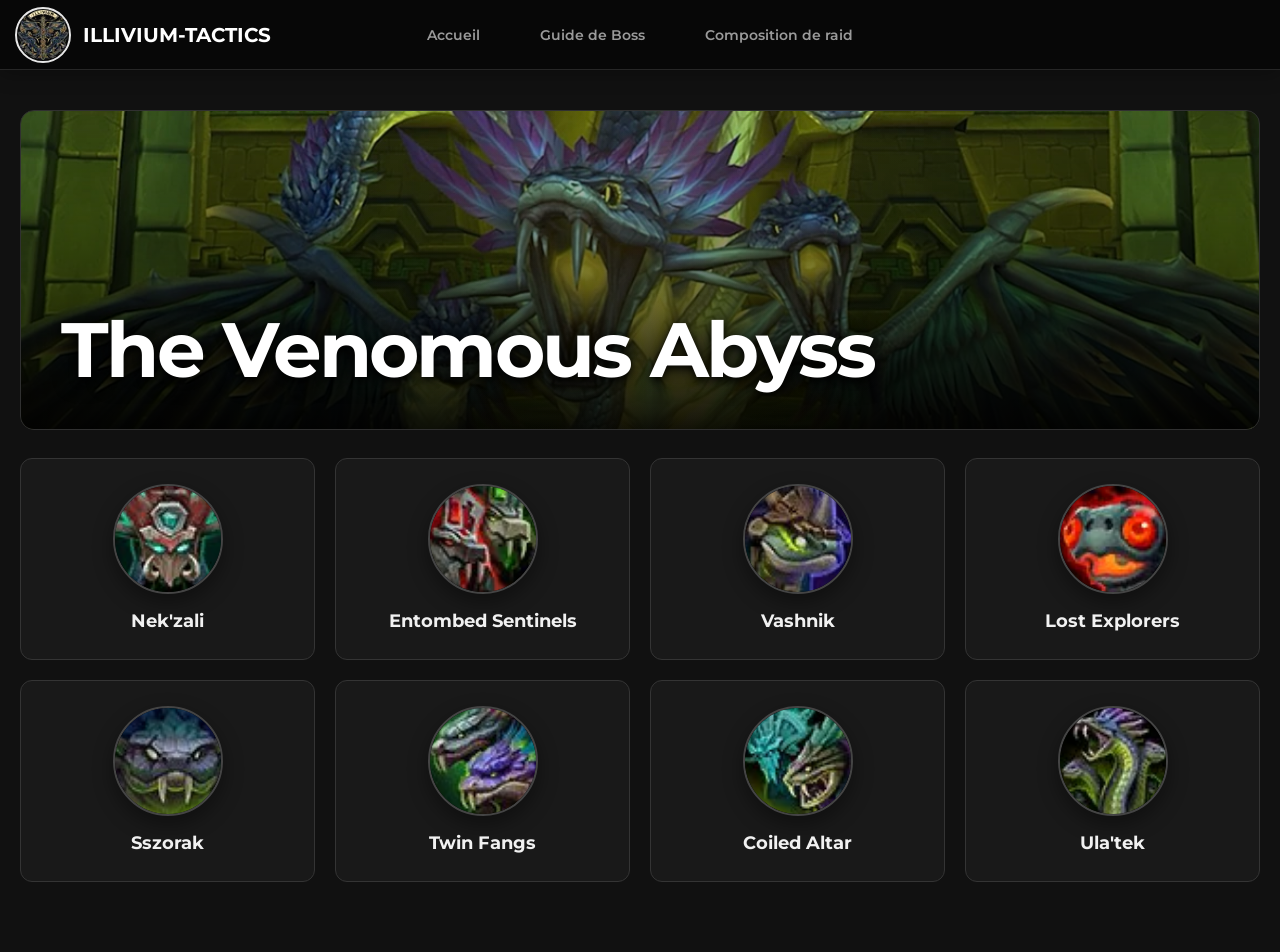
<file: index.html>
<!doctype html>
<html lang="fr">
  <head>
    <meta charset="UTF-8" />

    <meta
      name="viewport"
      content="width=device-width, initial-scale=1.0"
    />

    <link rel="stylesheet" href="assets/css/base.css" />
    <link rel="stylesheet" href="assets/css/header.css" />
    <link rel="stylesheet" href="assets/css/homepage.css" />

    <title>Illivium-Tactics</title>
  </head>

  <body>
    <div id="header"></div>

    <main>
      <section class="currentRaidSection"></section>
    </main>

    <script src="assets/js/loadComponents.js"></script>

    <script>
      loadComponent("#header", "components/header.html", "./");
    </script>

    <script src="assets/js/home.js"></script>
  </body>
</html>
</file>
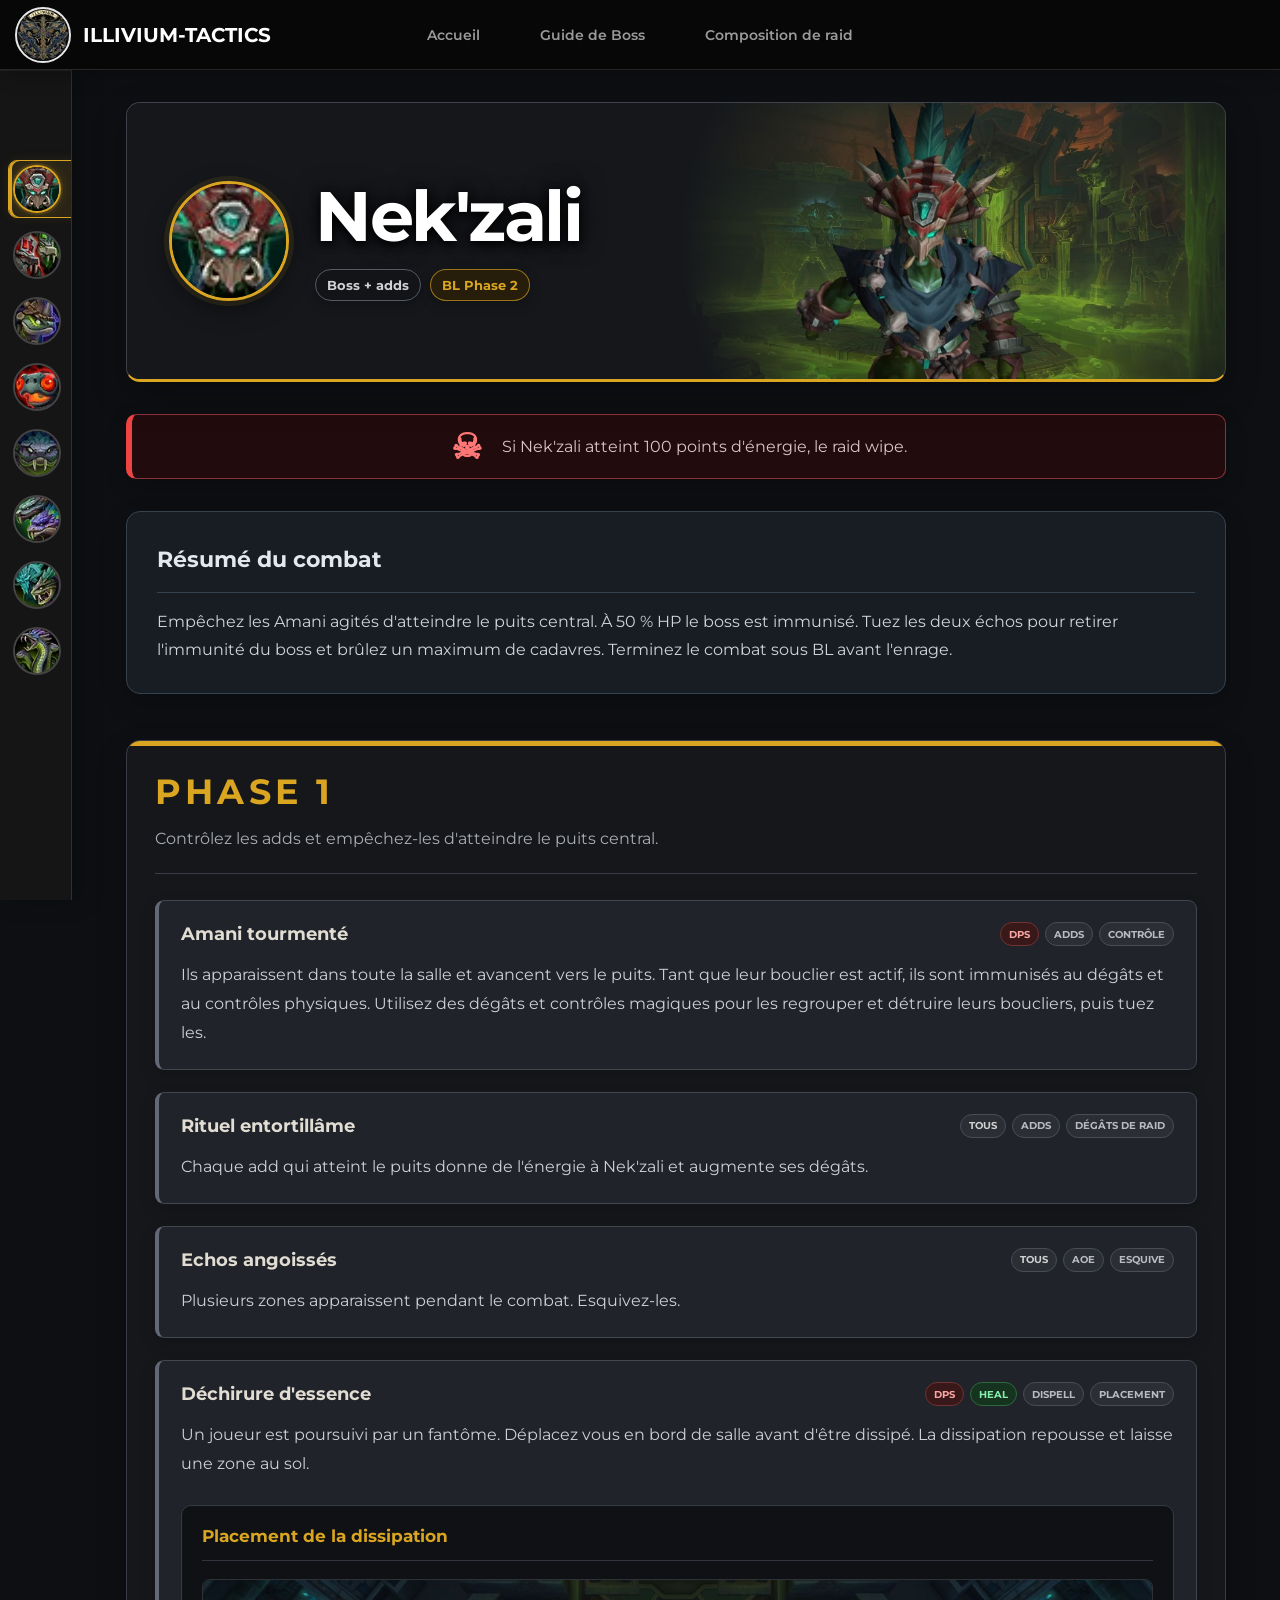
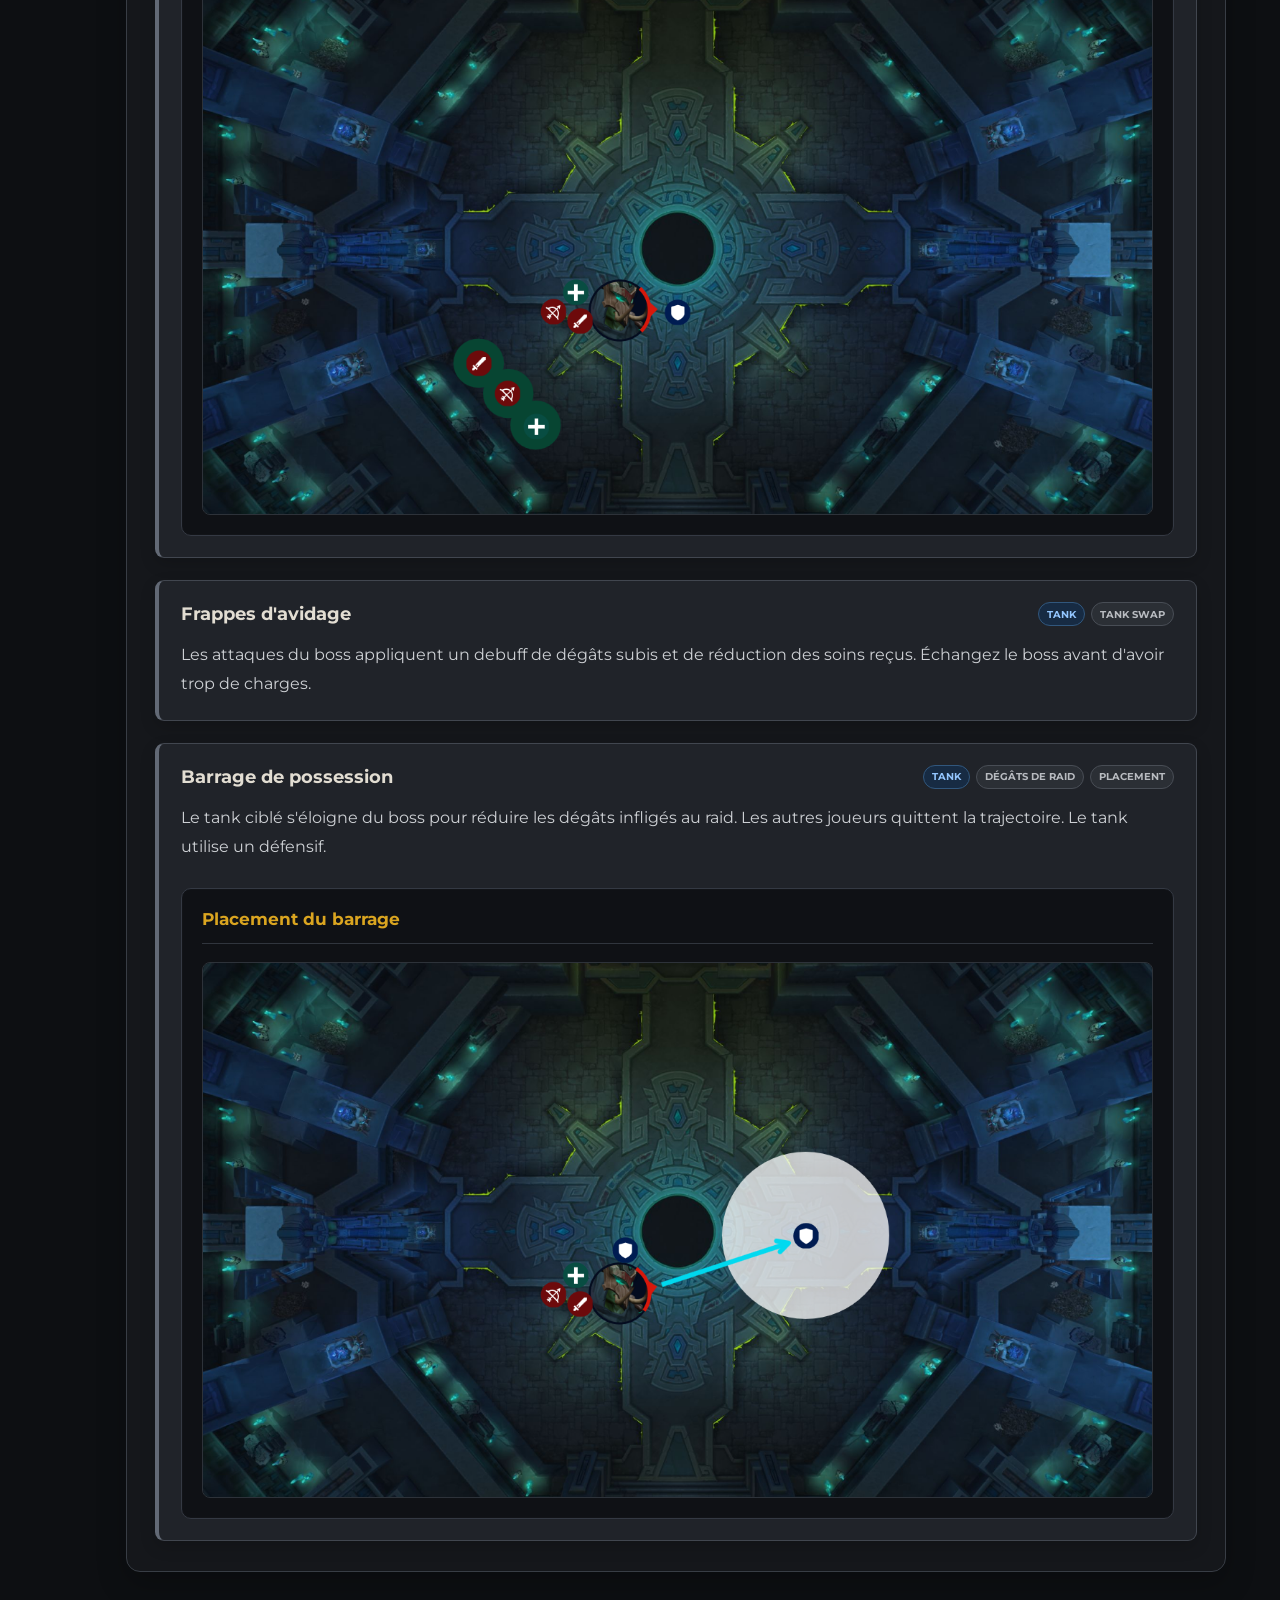
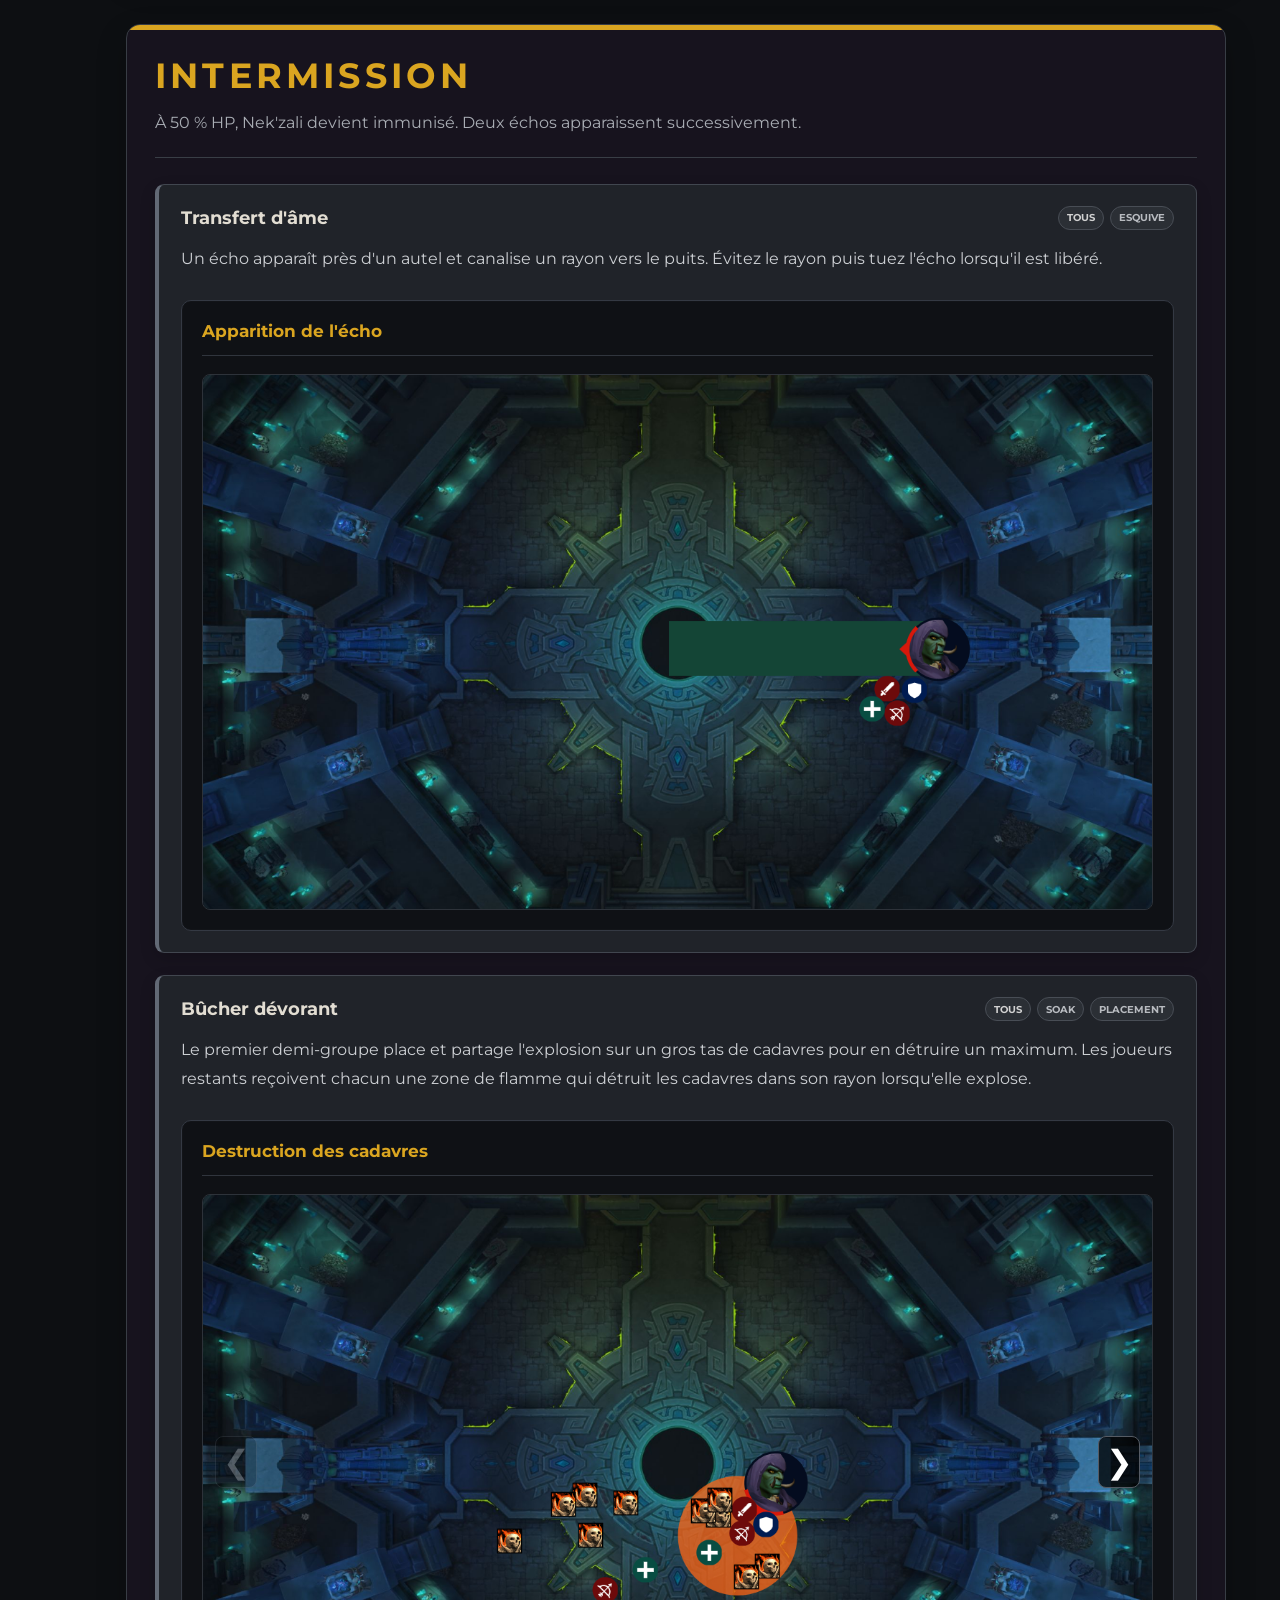
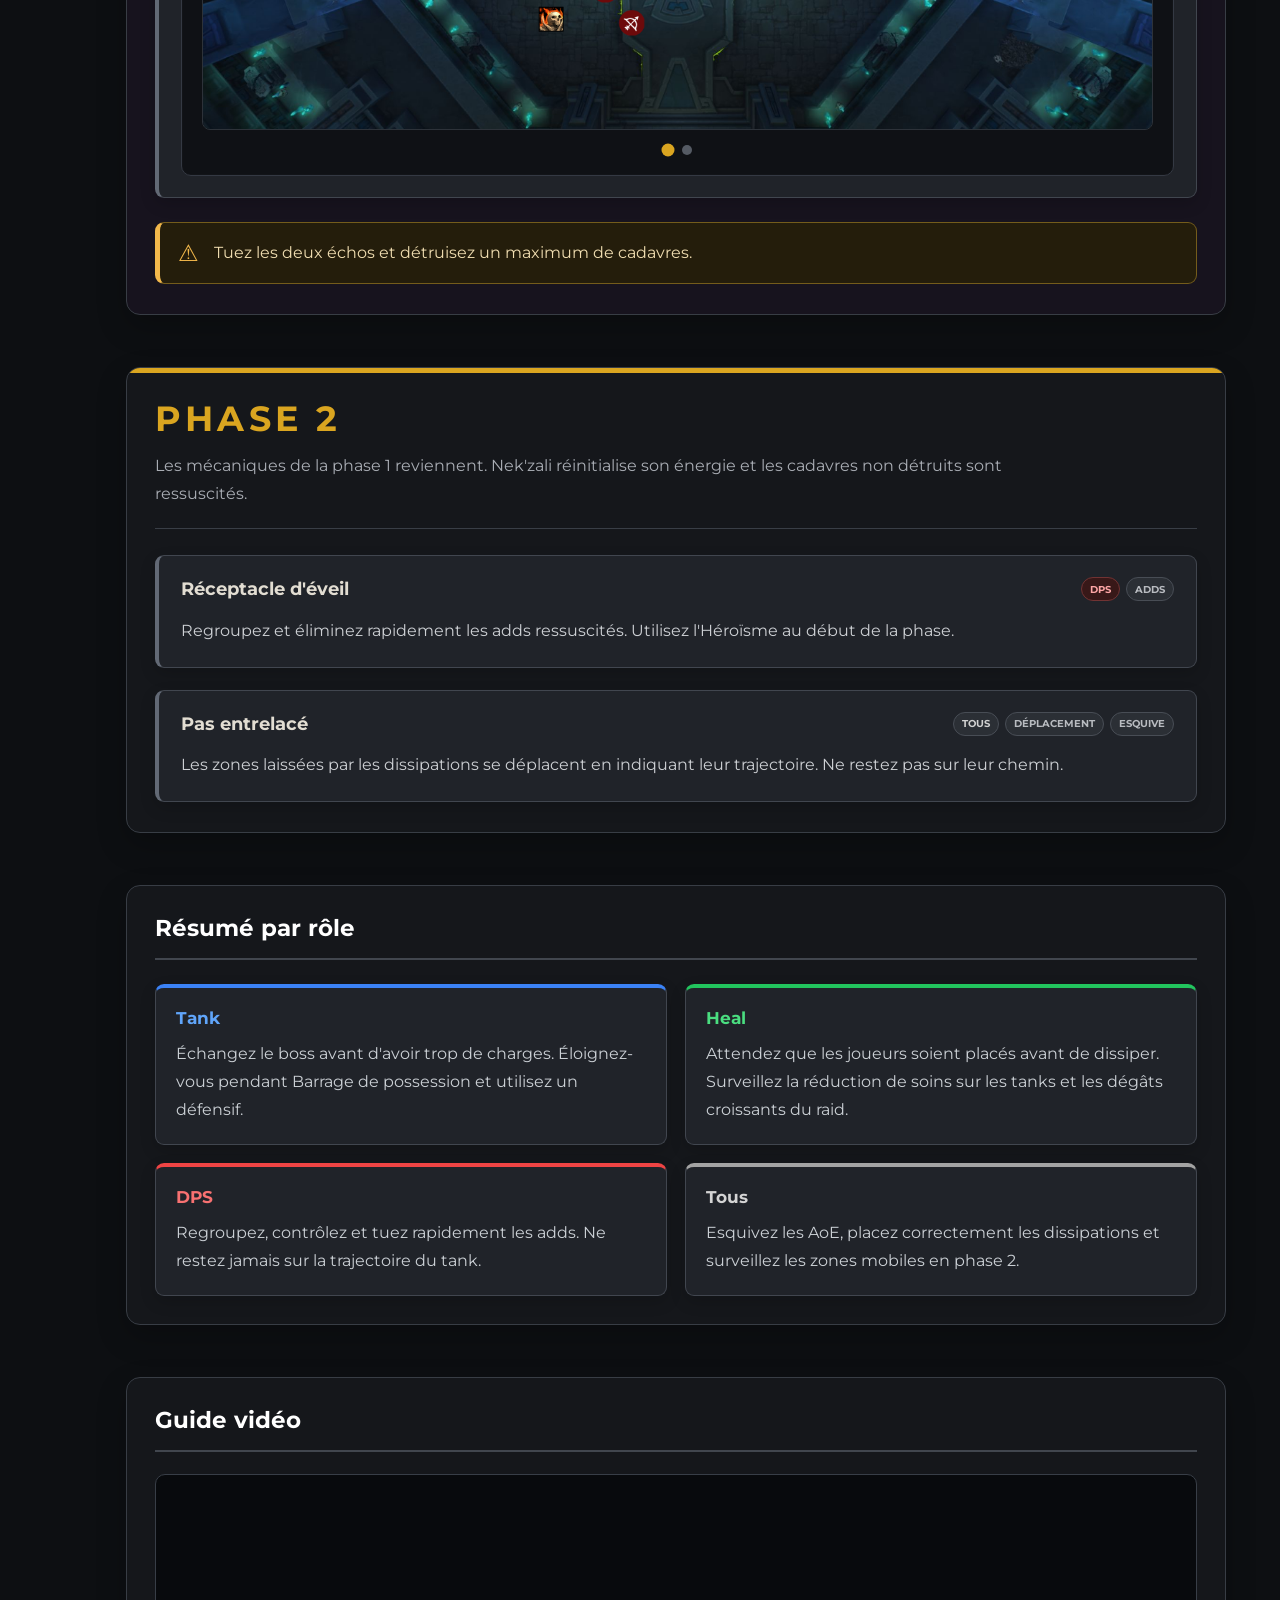
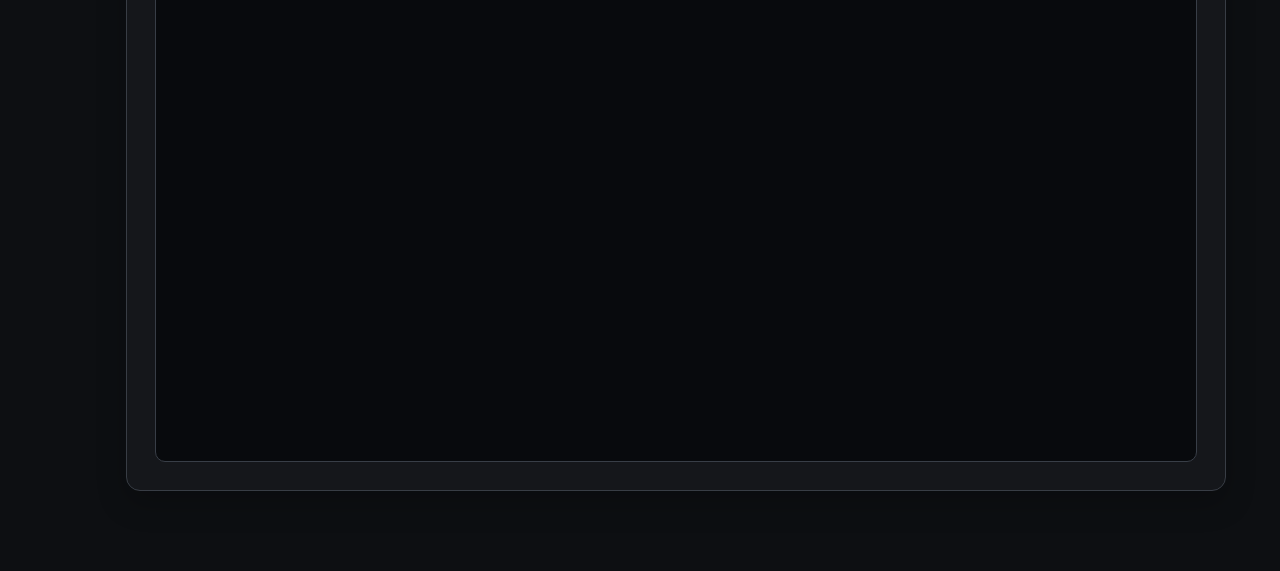
<file: pages/boss-guide.html>
<!doctype html>
<html lang="fr">
  <head>
    <meta charset="UTF-8" />

    <meta name="viewport" content="width=device-width, initial-scale=1.0" />

    <meta
      name="description"
      content="Guides et stratégies des boss de raid sur Illivium Tactics."
    />

    <link rel="stylesheet" href="../assets/css/base.css" />

    <link rel="stylesheet" href="../assets/css/header.css" />

    <link rel="stylesheet" href="../assets/css/boss-guide.css" />

    <script>
      const whTooltips = {
        colorLinks: false,
        iconizeLinks: true,
        renameLinks: false,
        iconSize: "medium",
      };
    </script>

    <title>Guide de boss — Illivium Tactics</title>
  </head>

  <body>
    <div id="header"></div>

    <main class="bossGuideMain">
      <button
        id="sidebarToggleButton"
        class="sidebarToggleButton"
        type="button"
        aria-expanded="false"
        aria-controls="bossSidebar"
      >
        Boss du raid
      </button>

      <aside id="bossSidebar" class="bossSidebar">
        <p class="loadingMessage">Chargement du raid...</p>
      </aside>

      <article id="bossGuideContent" class="bossGuideContent">
        <p class="loadingMessage">Chargement du guide...</p>
      </article>
    </main>

    <script src="../assets/js/loadComponents.js"></script>

    <script>
      loadComponent("#header", "../components/header.html", "../");
    </script>

    <script src="../assets/js/boss-guide.js"></script>
  </body>
</html>
</file>
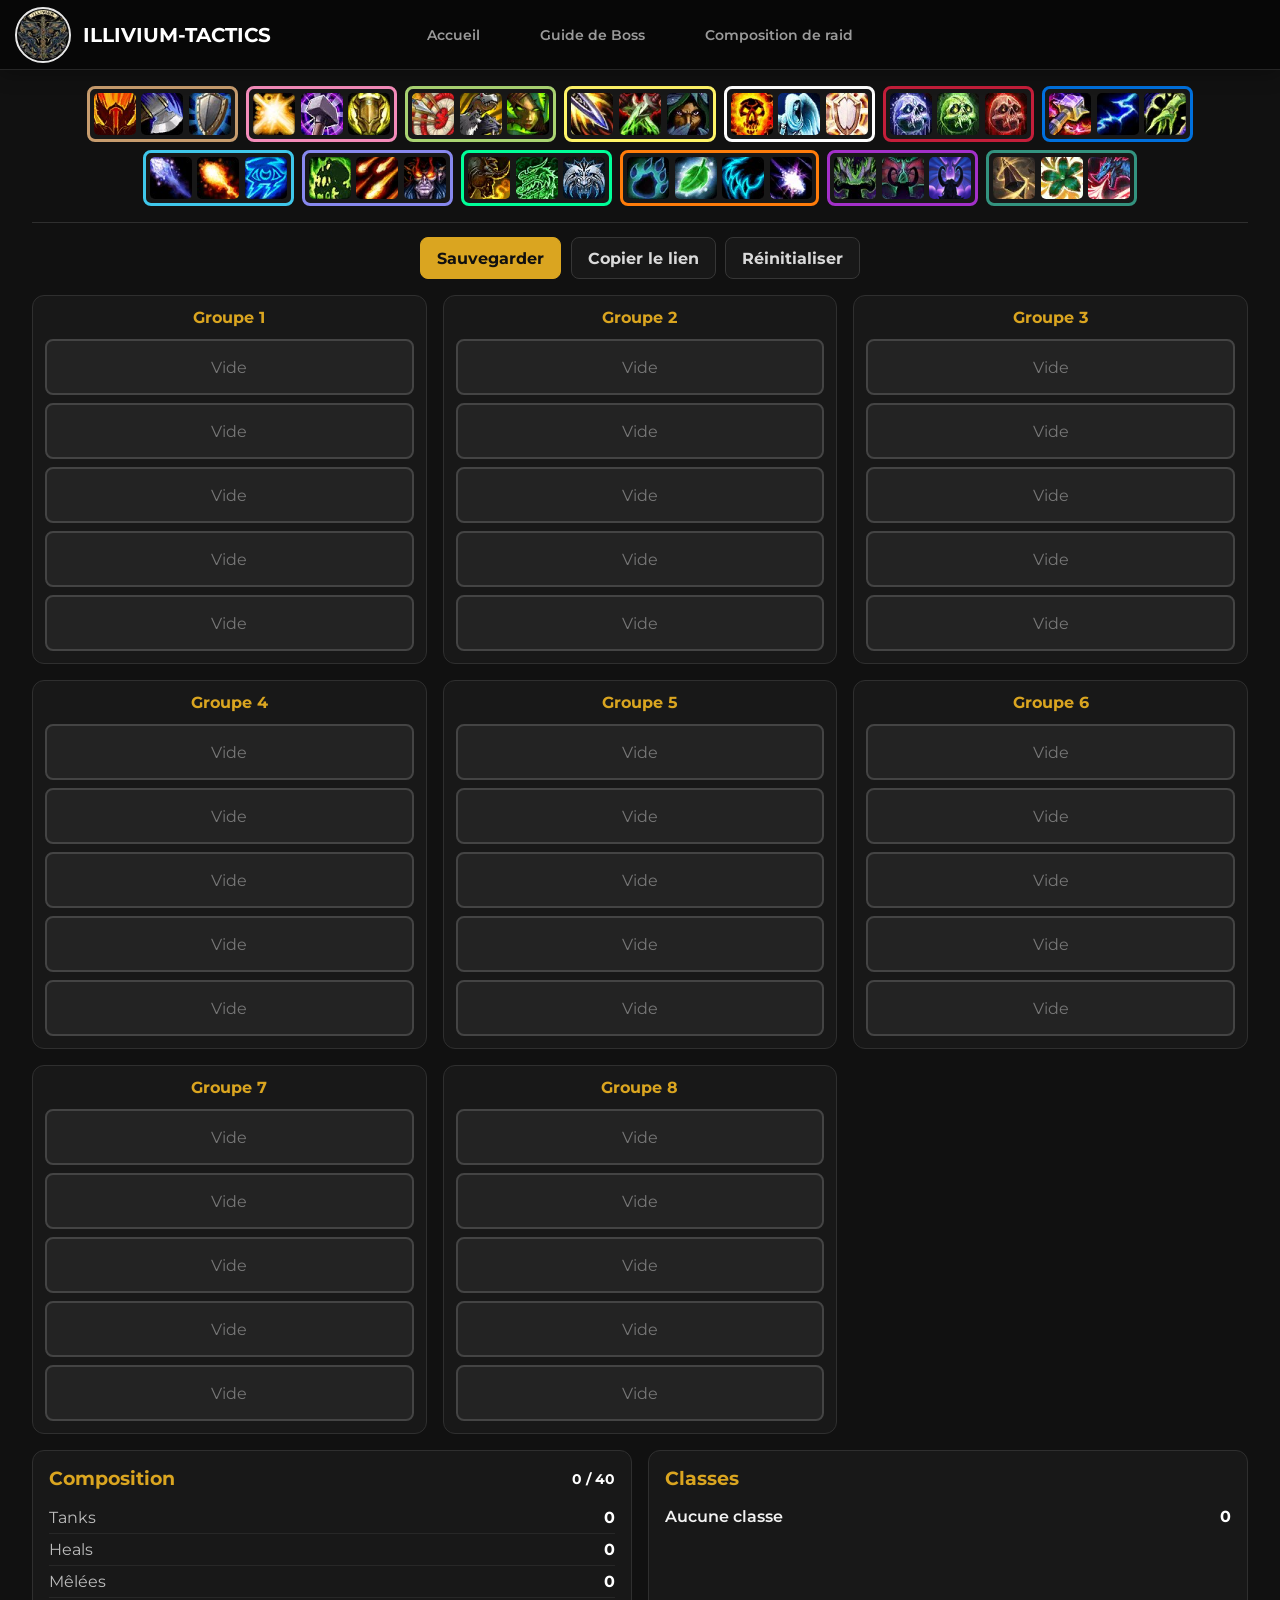
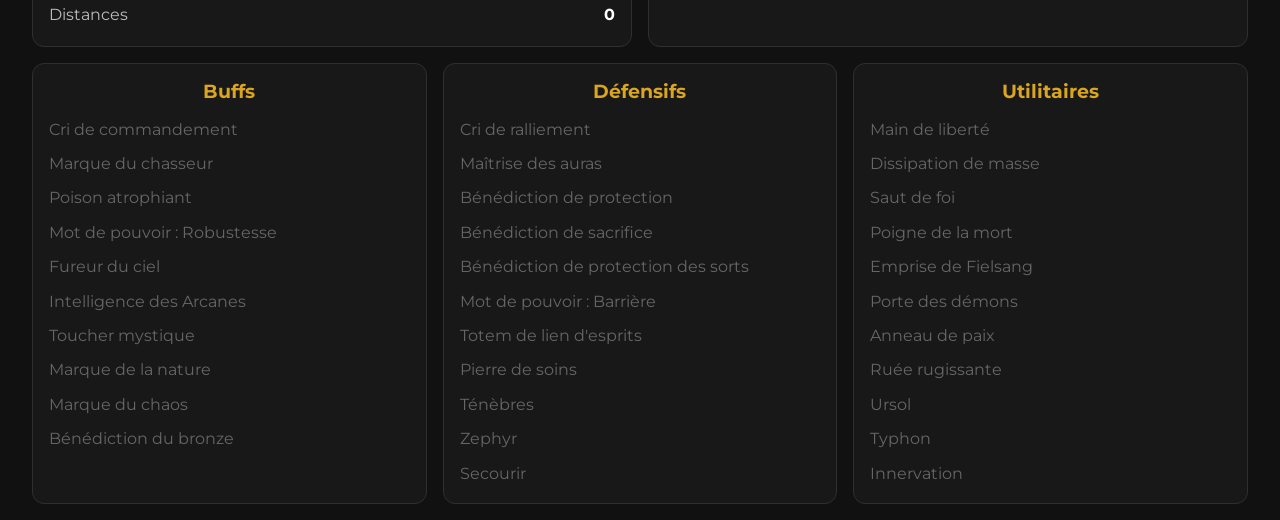
<file: pages/raid-comp.html>
<!doctype html>
<html lang="fr">
  <head>
    <meta charset="UTF-8" />

    <meta
      name="viewport"
      content="width=device-width, initial-scale=1.0"
    />

    <meta
      name="description"
      content="Créez et organisez votre composition de raid sur Illivium Tactics."
    />

    <link rel="stylesheet" href="../assets/css/base.css" />
    <link rel="stylesheet" href="../assets/css/header.css" />
    <link rel="stylesheet" href="../assets/css/raid-comp.css" />

    <title>Composition de raid — Illivium Tactics</title>
  </head>

  <body>
    <div id="header"></div>

    <main>
      <section class="raidCompSection">
        <div class="raidCompToolbar">
          <div
            id="specPicker"
            class="specPicker"
            aria-label="Sélection des spécialisations"
          ></div>

          <div class="raidCompActions">
            <button
              id="saveRaidCompButton"
              class="raidCompActionButton saveRaidCompButton"
              type="button"
            >
              Sauvegarder
            </button>

            <button
              id="copyRaidCompButton"
              class="raidCompActionButton copyRaidCompButton"
              type="button"
            >
              Copier le lien
            </button>

            <button
              id="resetRaidCompButton"
              class="raidCompActionButton resetRaidCompButton"
              type="button"
            >
              Réinitialiser
            </button>
          </div>
        </div>

        <p
          id="raidCompMessage"
          class="raidCompMessage"
          aria-live="polite"
        ></p>

        <section class="raid">
          <div
            id="groupsWrapper"
            class="groupsWrapper"
          ></div>

          <aside class="raidStats">
            <section class="statsCard">
              <div class="statsCardHeader">
                <h3>Composition</h3>

                <strong
                  id="playerCount"
                  class="playerCount"
                >
                  0 / 40
                </strong>
              </div>

              <div class="roleStat">
                <span class="roleStatLabel">Tanks</span>
                <strong id="tankCount" class="roleStatValue">0</strong>
              </div>

              <div class="roleStat">
                <span class="roleStatLabel">Heals</span>
                <strong id="healCount" class="roleStatValue">0</strong>
              </div>

              <div class="roleStat">
                <span class="roleStatLabel">Mêlées</span>
                <strong id="mdpsCount" class="roleStatValue">0</strong>
              </div>

              <div class="roleStat">
                <span class="roleStatLabel">Distances</span>
                <strong id="rdpsCount" class="roleStatValue">0</strong>
              </div>
            </section>

            <section class="statsCard">
              <h3>Classes</h3>

              <div id="classCounts"></div>
            </section>
          </aside>
        </section>

        <section class="raidSpells">
          <article class="spellCategory">
            <h3>Buffs</h3>

            <div
              id="buffSpellList"
              class="spellList"
            ></div>
          </article>

          <article class="spellCategory">
            <h3>Défensifs</h3>

            <div
              id="defensiveSpellList"
              class="spellList"
            ></div>
          </article>

          <article class="spellCategory">
            <h3>Utilitaires</h3>

            <div
              id="utilitySpellList"
              class="spellList"
            ></div>
          </article>
        </section>
      </section>
    </main>

    <script src="../assets/js/loadComponents.js"></script>

    <script>
      loadComponent(
        "#header",
        "../components/header.html",
        "../",
      );
    </script>

    <script src="../assets/js/raid-comp.js"></script>
  </body>
</html>
</file>
<file: assets/css/base.css>
@import url("https://fonts.googleapis.com/css2?family=Montserrat:wght@400;500;600;700&display=swap");

/* =========================================
   RESET
========================================= */

*,
*::before,
*::after {
  margin: 0;
  padding: 0;
  box-sizing: border-box;
}

html {
  min-height: 100%;
  scroll-behavior: smooth;
}

body {
  display: flex;
  flex-direction: column;

  min-height: 100vh;

  color: #f2f2f2;
  font-family: "Montserrat", sans-serif;

  background-color: #0d0d0d;

  text-rendering: optimizeLegibility;
  -webkit-font-smoothing: antialiased;
}

main {
  display: flex;
  justify-content: center;
  align-items: flex-start;

  width: 100%;
  flex: 1;

  background-color: #111111;
}

img,
picture,
video,
canvas,
svg {
  display: block;
  max-width: 100%;
}

a {
  color: inherit;
  text-decoration: none;
}

ul,
ol {
  list-style: none;
}

button,
input,
textarea,
select {
  font: inherit;
}

button {
  border: none;
  background: none;
  cursor: pointer;
}

:focus-visible {
  outline: 2px solid goldenrod;
  outline-offset: 3px;
}
</file>
<file: assets/css/header.css>
@import url("https://fonts.googleapis.com/css2?family=Montserrat:wght@400;600;700&display=swap");

/* =========================================
   CONTENEUR DU HEADER INJECTÉ
========================================= */

#header {
  position: sticky;
  top: 0;
  z-index: 1000;

  width: 100%;
  height: 70px;
}

/* =========================================
   HEADER
========================================= */

.header {
  position: relative;

  display: flex;
  align-items: center;
  justify-content: center;

  width: 100%;
  height: 70px;
  padding: 0 15px;

  font-family: "Montserrat", sans-serif;

  background-color: #070707;

  border-bottom: 1px solid #262626;

  box-shadow:
    0 4px 18px rgba(0, 0, 0, 0.28);
}

/* =========================================
   LOGO ET TITRE
========================================= */

.illiviumLogoRedirect {
  position: absolute;
  left: 15px;

  display: flex;
  align-items: center;

  gap: 12px;

  color: #ffffff;
  text-decoration: none;

  transition: color 150ms ease;
}

.illiviumLogoContainer {
  width: 56px;
  height: 56px;

  flex-shrink: 0;

  border: 2px solid #e7e7e7;
  border-radius: 50%;

  overflow: hidden;

  transition: border-color 150ms ease;
}

.illiviumLogo {
  display: block;

  width: 100%;
  height: 100%;

  object-fit: contain;
}

.illiviumLogoRedirect h1 {
  margin: 0;

  font-size: 20px;
  font-weight: 700;
  white-space: nowrap;
}

.illiviumLogoRedirect:hover {
  color: goldenrod;
}

.illiviumLogoRedirect:hover .illiviumLogoContainer {
  border-color: goldenrod;
}

/* =========================================
   NAVIGATION PRINCIPALE
========================================= */

.headerNav {
  display: flex;
  align-items: center;
  justify-content: center;
}

.navbarMain {
  display: flex;
  align-items: center;
  justify-content: center;

  gap: 60px;

  margin: 0;
  padding: 0;

  list-style: none;
}

.navbarMainList {
  position: relative;

  display: flex;
  align-items: center;

  min-height: 70px;

  color: rgba(245, 245, 245, 0.62);

  font-size: 14px;
  font-weight: 600;

  cursor: default;

  transition: color 150ms ease;
}

.navbarMainList > a {
  display: flex;
  align-items: center;

  min-height: 70px;

  color: inherit;
  text-decoration: none;

  transition: color 150ms ease;
}

.navbarMainList:hover,
.navbarMainList > a:hover {
  color: goldenrod;
}

/* =========================================
   SOUS-MENU
========================================= */

.navbarSub {
  position: absolute;
  top: 100%;
  left: 50%;

  min-width: 190px;

  margin: 0;
  padding: 7px;

  list-style: none;

  background-color: #151515;

  border: 1px solid #303030;
  border-radius: 8px;

  box-shadow:
    0 12px 30px rgba(0, 0, 0, 0.42);

  opacity: 0;
  visibility: hidden;

  transform:
    translateX(-50%)
    translateY(-5px);

  transition:
    opacity 150ms ease,
    visibility 150ms ease,
    transform 150ms ease;
}

.hasSub:hover > .navbarSub,
.hasSub:focus-within > .navbarSub {
  opacity: 1;
  visibility: visible;

  transform:
    translateX(-50%)
    translateY(0);
}

.navbarSubList {
  width: 100%;
}

.navbarSubList a {
  display: block;

  width: 100%;
  padding: 11px 13px;

  color: rgba(245, 245, 245, 0.68);
  text-decoration: none;
  white-space: nowrap;

  border-radius: 6px;

  transition:
    color 150ms ease,
    background-color 150ms ease;
}

.navbarSubList a:hover {
  color: goldenrod;
  background-color: #242424;
}

/* =========================================
   PETITS ORDINATEURS
========================================= */

@media (max-width: 1150px) {
  .illiviumLogoRedirect h1 {
    display: none;
  }

  .navbarMain {
    gap: 45px;
  }
}

/* =========================================
   TABLETTES
========================================= */

@media (max-width: 850px) {
  #header {
    height: auto;
  }

  .header {
    flex-direction: column;

    height: auto;
    min-height: 70px;

    padding:
      10px
      15px
      0;
  }

  .illiviumLogoRedirect {
    position: static;

    justify-content: center;

    margin-bottom: 10px;
  }

  .illiviumLogoRedirect h1 {
    display: block;

    font-size: 18px;
  }

  .illiviumLogoContainer {
    width: 50px;
    height: 50px;
  }

  .headerNav {
    width: 100%;
  }

  .navbarMain {
    width: 100%;

    gap: 0;

    justify-content: space-around;
  }

  .navbarMainList {
    min-height: 48px;

    padding: 0 10px;

    font-size: 13px;
  }

  .navbarMainList > a {
    min-height: 48px;
  }

  .navbarSub {
    left: 50%;
  }
}

/* =========================================
   MOBILES
========================================= */

@media (max-width: 600px) {
  .navbarMain {
    flex-direction: column;

    width: 100%;
  }

  .navbarMainList {
    justify-content: center;

    width: 100%;
    min-height: 44px;

    border-top: 1px solid #222222;
  }

  .navbarMainList > a {
    justify-content: center;

    width: 100%;
    min-height: 44px;
  }

  .navbarSub {
    position: static;

    display: none;

    width: 100%;
    min-width: 0;

    margin-top: 0;

    opacity: 1;
    visibility: visible;

    transform: none;

    border-right: none;
    border-left: none;
    border-radius: 0;

    box-shadow: none;

    transition: none;
  }

  .hasSub:hover > .navbarSub,
  .hasSub:focus-within > .navbarSub {
    display: block;

    transform: none;
  }

  .navbarSubList a {
    text-align: center;
  }
}

/* =========================================
   RÉDUCTION DES ANIMATIONS
========================================= */

@media (prefers-reduced-motion: reduce) {
  .illiviumLogoRedirect,
  .illiviumLogoContainer,
  .navbarMainList,
  .navbarMainList > a,
  .navbarSub,
  .navbarSubList a {
    transition: none;
  }
}
</file>
<file: assets/css/homepage.css>
/* =========================================
   SECTION DU RAID ACTUEL
========================================= */

.currentRaidSection {
  width: min(1500px, calc(100% - 40px));
  margin: 40px auto 70px;

  color: #f2f2f2;
}

/* =========================================
   BANNIÈRE DU RAID
========================================= */

.titleDiv {
  position: relative;

  display: flex;
  align-items: flex-end;

  width: 100%;
  min-height: 320px;
  margin-bottom: 28px;
  padding: 40px;

  background-image: url("../images/boss-guide/the-venomous-abyss/the venomous abyss preview.webp");
  background-repeat: no-repeat;
  background-position: center;
  background-size: cover;

  border: 1px solid #303030;
  border-radius: 14px;

  overflow: hidden;
}

.titleDiv::before {
  content: "";

  position: absolute;
  inset: 0;

  background: linear-gradient(
    to top,
    rgba(0, 0, 0, 0.94) 0%,
    rgba(0, 0, 0, 0.56) 45%,
    rgba(0, 0, 0, 0.08) 100%
  );

  z-index: 1;
}

.titleDiv::after {
  content: "";

  position: absolute;
  inset: 0;

  background: radial-gradient(
    circle at 50% 20%,
    rgba(218, 165, 32, 0.1),
    transparent 48%
  );

  pointer-events: none;
  z-index: 1;
}

.titleDiv h2 {
  position: relative;
  z-index: 2;

  max-width: 100%;
  margin: 0;

  color: #ffffff;

  font-size: clamp(42px, 6vw, 88px);
  line-height: 1;
  font-weight: 700;
  letter-spacing: -0.035em;
  text-align: left;
  text-wrap: balance;

  text-shadow:
    0 3px 8px rgba(0, 0, 0, 0.95),
    0 0 24px rgba(0, 0, 0, 0.8);
}

/* =========================================
   GRILLE DES BOSS
========================================= */

.currentRaidBossContainer {
  display: grid;
  grid-template-columns: repeat(4, minmax(0, 1fr));

  width: 100%;
  gap: 20px;
}

/* =========================================
   CARTE D’UN BOSS
========================================= */

.raidBossContainer {
  min-width: 0;
  width: 100%;

  background-color: #191919;

  border: 1px solid #343434;
  border-radius: 12px;

  overflow: hidden;

  transition:
    border-color 180ms ease,
    transform 180ms ease,
    box-shadow 180ms ease;
}

.raidBossContainer a {
  display: flex;
  flex-direction: column;
  align-items: center;
  justify-content: center;

  width: 100%;
  min-height: 200px;
  padding: 24px 18px;

  color: #f1f1f1;

  border: none;
  outline: none;
}

.raidBossContainer h3 {
  margin-top: 16px;

  color: inherit;

  font-size: 18px;
  line-height: 1.3;
  font-weight: 700;
  text-align: center;

  transition: color 180ms ease;
}

/* =========================================
   PORTRAIT DU BOSS
========================================= */

.bossLogoContainer {
  display: flex;
  align-items: center;
  justify-content: center;

  width: 110px;
  height: 110px;

  flex-shrink: 0;
  overflow: hidden;

  background-color: #0a0a0a;

  border: 2px solid #444444;
  border-radius: 50%;

  box-shadow: 0 8px 20px rgba(0, 0, 0, 0.4);

  transition:
    border-color 180ms ease,
    transform 180ms ease;
}

.bossLogoContainer img {
  width: 100%;
  height: 100%;

  object-fit: cover;
  object-position: center;

  transition:
    transform 230ms ease,
    filter 230ms ease;
}

/* =========================================
   SURVOL
========================================= */

.raidBossContainer:hover {
  border-color: goldenrod;

  transform: translateY(-4px);

  box-shadow: 0 14px 28px rgba(0, 0, 0, 0.34);
}

.raidBossContainer:hover h3 {
  color: goldenrod;
}

.raidBossContainer:hover .bossLogoContainer {
  border-color: goldenrod;
  transform: scale(1.03);
}

.raidBossContainer:hover .bossLogoContainer img {
  transform: scale(1.07);
  filter: brightness(1.06);
}

/* =========================================
   ÉCRANS INTERMÉDIAIRES
========================================= */

@media (max-width: 1200px) {
  .currentRaidSection {
    width: min(1100px, calc(100% - 30px));
  }

  .currentRaidBossContainer {
    gap: 16px;
  }

  .raidBossContainer a {
    min-height: 185px;
    padding: 20px 14px;
  }

  .bossLogoContainer {
    width: 100px;
    height: 100px;
  }
}

/* =========================================
   TABLETTE
========================================= */

@media (max-width: 900px) {
  .currentRaidSection {
    width: calc(100% - 30px);
    margin: 30px auto 50px;
  }

  .titleDiv {
    min-height: 240px;
    margin-bottom: 20px;
    padding: 28px;
  }

  .titleDiv h2 {
    font-size: clamp(38px, 8vw, 64px);
  }

  .currentRaidBossContainer {
    grid-template-columns: repeat(2, minmax(0, 1fr));
    gap: 16px;
  }
}

/* =========================================
   MOBILE
========================================= */

@media (max-width: 550px) {
  .currentRaidSection {
    width: calc(100% - 20px);
    margin: 20px auto 40px;
  }

  .titleDiv {
    min-height: 190px;
    margin-bottom: 15px;
    padding: 20px;

    border-radius: 10px;
  }

  .titleDiv h2 {
    font-size: clamp(32px, 11vw, 48px);
    line-height: 1.05;
  }

  .currentRaidBossContainer {
    grid-template-columns: 1fr;
    gap: 14px;
  }

  .raidBossContainer a {
    min-height: 165px;
    padding: 18px;
  }

  .bossLogoContainer {
    width: 92px;
    height: 92px;
  }

  .raidBossContainer h3 {
    margin-top: 13px;
    font-size: 17px;
  }
}

/* =========================================
   RÉDUCTION DES ANIMATIONS
========================================= */

@media (prefers-reduced-motion: reduce) {
  .raidBossContainer,
  .bossLogoContainer,
  .bossLogoContainer img,
  .raidBossContainer h3 {
    transition: none;
  }

  .raidBossContainer:hover,
  .raidBossContainer:hover .bossLogoContainer,
  .raidBossContainer:hover .bossLogoContainer img {
    transform: none;
  }
}
</file>
<file: assets/css/boss-guide.css>
/* =========================================
   VARIABLES
========================================= */

:root {
  --header-height: 70px;

  --sidebar-collapsed-width: 72px;
  --sidebar-expanded-width: 280px;

  --page-background: #0d0f12;

  --section-background: #15171b;
  --section-background-light: #191c21;

  --mechanic-background: #202329;
  --mechanic-background-hover: #252930;

  --raidplan-background: #0f1115;

  --border-color: #2d3138;
  --border-color-light: #3b4049;

  --text-color: #dedede;
  --muted-text-color: #969ba3;

  --accent-color: goldenrod;
  --warning-color: #f2b84b;
}

/* =========================================
   PAGE
========================================= */

.wowheadSpell {
  color:#e2ddd2;
  text-decoration: none;
}

.wowheadSpell:hover {
  color: var(--accent-color);
}


.bossGuideMain {
  display: block;

  width: 100%;
  min-height: calc(100vh - var(--header-height));

  padding: 32px 28px 80px calc(var(--sidebar-collapsed-width) + 28px);

  color: var(--text-color);
  font-family: "Montserrat", sans-serif;

  background-color: var(--page-background);
}

.bossGuideContent {
  width: min(1100px, 100%);
  min-width: 0;

  margin: 0 auto;
}

.loadingMessage,
.errorMessage {
  padding: 24px;

  color: var(--muted-text-color);
  text-align: center;

  background-color: var(--section-background);

  border: 1px solid var(--border-color);
  border-radius: 10px;
}

.errorMessage {
  color: #ff7070;
  border-color: #6b2929;
}

/* =========================================
   BOUTON SIDEBAR MOBILE
========================================= */

.sidebarToggleButton {
  display: none;

  width: min(1100px, 100%);
  min-height: 44px;

  margin: 0 auto 16px;
  padding: 10px 16px;

  color: #101010;
  font-weight: 700;

  background-color: var(--accent-color);

  border: 1px solid var(--accent-color);
  border-radius: 8px;

  cursor: pointer;
}

/* =========================================
   SIDEBAR
========================================= */

.bossSidebar {
  position: fixed;

  top: var(--header-height);
  bottom: 0;
  left: 0;

  z-index: 900;

  width: var(--sidebar-collapsed-width);
  height: calc(100vh - var(--header-height));

  padding: 10px 8px;

  background-color: #151515;

  border-top: 1px solid #242424;
  border-right: 1px solid #303030;

  overflow-x: hidden;
  overflow-y: auto;

  box-shadow: 8px 0 24px rgba(0, 0, 0, 0.22);

  transition:
    width 220ms ease,
    box-shadow 220ms ease;
}

.bossSidebar:hover,
.bossSidebar:focus-within {
  width: var(--sidebar-expanded-width);

  box-shadow: 14px 0 34px rgba(0, 0, 0, 0.4);
}

/* =========================================
   SCROLLBAR SIDEBAR
========================================= */

.bossSidebar {
  scrollbar-width: thin;
  scrollbar-color: #444444 #151515;
}

.bossSidebar::-webkit-scrollbar {
  width: 7px;
}

.bossSidebar::-webkit-scrollbar-track {
  background-color: #151515;
}

.bossSidebar::-webkit-scrollbar-thumb {
  background-color: #444444;
  border-radius: 999px;
}

/* =========================================
   EN-TÊTE SIDEBAR
========================================= */

.bossSidebarHeader {
  width: calc(var(--sidebar-expanded-width) - 16px);
  min-height: 62px;

  margin-bottom: 10px;
  padding: 10px 10px 14px;

  border-bottom: 1px solid transparent;

  opacity: 0;
  visibility: hidden;

  transform: translateX(-10px);

  transition:
    opacity 150ms ease,
    visibility 150ms ease,
    transform 180ms ease,
    border-color 150ms ease;
}

.bossSidebar:hover .bossSidebarHeader,
.bossSidebar:focus-within .bossSidebarHeader {
  opacity: 1;
  visibility: visible;

  transform: translateX(0);

  border-bottom-color: #303030;
}

.bossSidebarHeader h2 {
  margin: 0;

  color: #ffffff;
  font-size: 18px;
  line-height: 1.3;
  white-space: nowrap;
}

.bossSidebarHeader p {
  margin-top: 5px;

  color: #777777;
  font-size: 13px;
  white-space: nowrap;
}

/* =========================================
   LISTE SIDEBAR
========================================= */

.bossSidebar nav {
  width: calc(var(--sidebar-expanded-width) - 16px);
}

.bossSidebarList {
  display: flex;
  flex-direction: column;

  width: 100%;

  gap: 8px;

  margin: 0;
  padding: 0;

  list-style: none;
}

.bossSidebarItem {
  width: 100%;
}

/* =========================================
   LIENS SIDEBAR
========================================= */

.bossSidebarLink {
  display: grid;
  grid-template-columns: 52px minmax(0, 1fr);
  align-items: center;

  width: 100%;
  min-height: 54px;
  padding: 4px;

  gap: 10px;

  color: #a7a7a7;
  text-decoration: none;

  background-color: transparent;

  border: 1px solid transparent;
  border-radius: 9px;

  overflow: hidden;

  transition:
    color 150ms ease,
    background-color 150ms ease,
    border-color 150ms ease;
}

.bossSidebarLink:hover {
  color: var(--accent-color);

  background-color: #222222;
  border-color: #444444;
}

.bossSidebarLink.active {
  color: var(--accent-color);

  background-color: rgba(218, 165, 32, 0.1);

  border-color: var(--accent-color);

  box-shadow:
    inset 3px 0 0 var(--accent-color),
    0 0 12px rgba(218, 165, 32, 0.09);
}

/* =========================================
   ICÔNES SIDEBAR
========================================= */

.bossSidebarIcon {
  display: block;

  width: 48px;
  height: 48px;

  object-fit: cover;

  border: 2px solid #444444;
  border-radius: 50%;

  transition:
    border-color 150ms ease,
    filter 150ms ease,
    box-shadow 150ms ease;
}

.bossSidebarLink:hover .bossSidebarIcon {
  border-color: #777777;
  filter: brightness(1.08);
}

.bossSidebarLink.active .bossSidebarIcon {
  border-color: var(--accent-color);

  box-shadow:
    0 0 0 2px rgba(218, 165, 32, 0.13),
    0 0 12px rgba(218, 165, 32, 0.22);
}

/* =========================================
   NOMS SIDEBAR
========================================= */

.bossSidebarName {
  min-width: 0;

  color: inherit;
  font-size: 14px;
  font-weight: 700;

  opacity: 0;
  visibility: hidden;

  transform: translateX(-8px);

  overflow: hidden;
  text-overflow: ellipsis;
  white-space: nowrap;

  transition:
    opacity 130ms ease,
    visibility 130ms ease,
    transform 180ms ease;
}

.bossSidebar:hover .bossSidebarName,
.bossSidebar:focus-within .bossSidebarName {
  opacity: 1;
  visibility: visible;

  transform: translateX(0);
}

/* =========================================
   EN-TÊTE DU BOSS
========================================= */

.bossHeader {
  position: relative;
  isolation: isolate;

  display: grid;
  grid-template-columns: 120px minmax(0, 1fr);
  align-items: center;

  width: 100%;
  min-height: 280px;

  margin-bottom: 32px;
  padding: 36px 42px;

  gap: 26px;

  background-color: #15171b;

  

  border: 1px solid #3d424b;
  border-bottom: 3px solid var(--accent-color);
  border-radius: 14px;

  box-shadow: 0 14px 34px rgba(0, 0, 0, 0.28);

  overflow: hidden;
}

/*
 * Cette règle doit impérativement être placée
 * APRÈS la règle .bossHeader.
 */


/* =========================================
   DÉGRADÉ DE LISIBILITÉ
========================================= */

.bossHeader.hasBanner::before {
  content: "";

  position: absolute;
  inset: 0;

  z-index: 1;

  background: radial-gradient(
    circle at 78% 50%,

    rgba(21, 23, 27, 0) 0%,
    rgba(21, 23, 27, 0) 20%,
    rgba(21, 23, 27, 1) 35%,
    rgba(21, 23, 27, 1) 50%,
    rgba(21, 23, 27, 1) 65%,
    rgba(21, 23, 27, 1) 80%,
    #15171b 100%
  );

  pointer-events: none;
}

/* =========================================
   IMAGE DU BOSS EN ARRIÈRE-PLAN
========================================= */

.bossHeader.hasBanner::after {
  content: "";

  position: absolute;

  top: 0;
  bottom: 0;

  /*
   * Décalage réel de l'image vers la droite.
   * Plus la valeur est négative, plus elle sort
   * du cadre vers la droite.
   */
  right: -120px;

  /*
   * Largeur de la zone contenant l'image.
   * Tu peux augmenter cette valeur si nécessaire.
   */
  width: 900px;

  background-image: var(--boss-banner-image);
  background-repeat: no-repeat;

  /*
   * L'image prend toute la hauteur du header
   * tout en conservant son ratio.
   */
  background-size: auto 100%;
  background-position: right center;

  pointer-events: none;

  z-index: 0;
}



.bossHeaderIcon {
  position: relative;
  z-index: 2;

  display: block;

  width: 120px;
  height: 120px;

  object-fit: cover;

  border: 3px solid var(--accent-color);
  border-radius: 50%;

  box-shadow:
    0 0 0 5px rgba(218, 165, 32, 0.1),
    0 8px 24px rgba(0, 0, 0, 0.42);
}

.bossHeaderText {
  position: relative;
  z-index: 2;

  min-width: 0;
  max-width: 520px;
}

.bossHeaderText h1 {
  margin: 0;

  color: #ffffff;

  font-size: clamp(40px, 6vw, 70px);
  line-height: 1;
  font-weight: 700;
  letter-spacing: -0.035em;

  text-shadow:
    0 3px 8px rgba(0, 0, 0, 1),
    0 0 24px rgba(0, 0, 0, 0.9);
}

.bossMeta {
  display: flex;
  align-items: center;
  flex-wrap: wrap;

  margin-top: 18px;

  gap: 9px;
}

.bossMetaItem {
  display: inline-flex;
  align-items: center;

  min-height: 32px;
  padding: 5px 11px;

  color: #d0d2d5;
  font-size: 13px;
  font-weight: 700;

  background-color: rgba(18, 20, 24, 0.9);

  border: 1px solid #555a63;
  border-radius: 999px;

  box-shadow: 0 4px 12px rgba(0, 0, 0, 0.25);

  backdrop-filter: blur(4px);
}

.bossMetaItem.heroism {
  color: var(--accent-color);

  background-color: rgba(40, 32, 10, 0.9);

  border-color: rgba(218, 165, 32, 0.65);
}

/* =========================================
   TABLETTE
========================================= */

@media (max-width: 850px) {
  .bossHeader {
    grid-template-columns:
      92px
      minmax(0, 1fr);

    min-height: 230px;

    padding: 28px 30px;

    gap: 20px;
  }

  .bossHeader.hasBanner {
    background-position:
      center,
      72% center;
  }

  .bossHeaderIcon {
    width: 92px;
    height: 92px;
  }

  .bossHeaderText {
    max-width: 460px;
  }

  .bossHeaderText h1 {
    font-size: clamp(38px, 8vw, 58px);
  }
}

/* =========================================
   MOBILE
========================================= */

@media (max-width: 600px) {
  .bossHeader {
    grid-template-columns: 72px minmax(0, 1fr);
    align-items: flex-end;

    min-height: 220px;

    padding: 22px;

    gap: 16px;

    text-align: left;
  }

  .bossHeader.hasBanner {
    background-image:
      linear-gradient(
        to top,
        rgba(10, 12, 15, 0.98) 0%,
        rgba(10, 12, 15, 0.78) 52%,
        rgba(10, 12, 15, 0.15) 100%
      ),
      var(--boss-banner-image);

    background-position:
      center,
      68% center;
  }

  .bossHeaderIcon {
    width: 72px;
    height: 72px;

    border-width: 2px;

    box-shadow:
      0 0 0 3px rgba(218, 165, 32, 0.1),
      0 6px 18px rgba(0, 0, 0, 0.42);
  }

  .bossHeaderText {
    width: 100%;
    max-width: none;
  }

  .bossHeaderText h1 {
    font-size: clamp(32px, 10vw, 48px);
  }

  .bossMeta {
    justify-content: flex-start;

    margin-top: 12px;
  }

  .bossMetaItem {
    min-height: 28px;

    padding: 4px 8px;

    font-size: 11px;
  }
}

/* =========================================
   AVERTISSEMENT CRITIQUE
========================================= */

.criticalWarning {
  margin-bottom: 32px;
  padding: 10px 10px;
  display: flex;
  justify-content: center;
  align-items: center;
  gap: 20px;

  background-color: #210b0d;

  border: 1px solid #8d3338;
  border-left: 6px solid #ef4444;
  border-radius: 10px;

  box-shadow: 0 8px 22px rgba(0, 0, 0, 0.2);
}

.criticalWarning h2 {
  /* margin-bottom: 8px; */

  color: #ff7777;
  font-size: 35px;
}

.criticalWarning p {
  margin: 0;

  color: #dec3c4;
  line-height: 1.7;
}

/* =========================================
   RÉSUMÉ DU COMBAT
========================================= */

.bossSummary {
  position: relative;

  margin-bottom: 46px;
  padding: 28px 30px;

  color: #d1d4d8;
  line-height: 1.8;

  background-color: #171d23;

  border: 1px solid #344250;
  border-radius: 14px;

  box-shadow: 0 10px 26px rgba(0, 0, 0, 0.2);
}

.bossSummary h2 {
  margin-bottom: 15px;
  padding-bottom: 12px;

  color: #e2e8f0;
  font-size: 22px;

  border-bottom: 1px solid #344250;
}

.bossSummary p {
  margin: 0;
}

/* =========================================
   PHASES
========================================= */

.bossPhase {
  position: relative;

  margin-bottom: 52px;

  padding: 0 28px 30px;

  background-color: var(--section-background);

  border: 1px solid #383d45;
  border-radius: 14px;

  box-shadow: 0 12px 30px rgba(0, 0, 0, 0.22);

  overflow: hidden;
}

/* Barre supérieure réellement visible */

.bossPhase::before {
  content: "";

  display: block;

  height: 5px;

  margin: 0 -28px 0;

  background-color: var(--accent-color);
}

/* Intermission clairement différente */

.bossPhase.intermission {
  background-color: #17131e;

  /* border-color: #513b69; */
}

/* .bossPhase.intermission::before {
  background-color: #9f7aea;
} */

/* =========================================
   EN-TÊTE DE PHASE
========================================= */

.phaseHeader {
  margin-bottom: 26px;
  padding: 24px 0 20px;

  border-bottom: 1px solid #393e46;
}

.phaseName {
  margin-bottom: 7px;

  color: var(--accent-color);

  font-size: 35px;
  font-weight: 700;
  text-transform: uppercase;
  letter-spacing: 0.12em;
}

/* .bossPhase.intermission .phaseName {
  color: #b794f4;
} */

.phaseHeader h2 {
  margin: 0;

  color: #ffffff;
  font-size: 25px;
  line-height: 1.25;
}

.phaseDescription {
  max-width: 900px;

  margin-top: 12px;

  color: #a9adb4;
  line-height: 1.75;
}

/* =========================================
   LISTE DES MÉCANIQUES
========================================= */

.phaseMechanics {
  display: flex;
  flex-direction: column;

  gap: 22px;
}

/* =========================================
   COLONNES DE PHASE
========================================= */

.phaseColumns {
  display: grid;

  gap: 24px;

  margin-top: 26px;
}

/* Nombre pair : deux par ligne */

.phaseColumnsEven {
  grid-template-columns:
    repeat(2, minmax(0, 1fr));
}

/* Nombre impair : un par ligne */

.phaseColumnsOdd {
  grid-template-columns: 1fr;
}

/* =========================================
   COLONNE D'UN BOSS
========================================= */

.phaseColumn {
  min-width: 0;

  padding: 20px;

  background-color: #191c21;

  border: 1px solid #3c4149;
  border-radius: 12px;

  box-shadow: 0 8px 20px rgba(0, 0, 0, 0.16);
}

/* =========================================
   EN-TÊTE DE COLONNE
========================================= */

.phaseColumnHeader {
  margin-bottom: 20px;
  padding-bottom: 16px;

  text-align: center;

  border-bottom: 1px solid #3b4048;
}

.phaseColumnTitle {
  margin: 0;

  color: var(--accent-color);

  font-size: 21px;
  font-weight: 700;
  line-height: 1.3;
}

.phaseColumnSubtitle {
  margin-top: 5px;

  color: #92979f;

  font-size: 13px;
  font-weight: 600;
  text-transform: uppercase;
  letter-spacing: 0.08em;
}

/* =========================================
   MÉCANIQUES DANS UNE COLONNE
========================================= */

.phaseColumnMechanics {
  display: flex;
  flex-direction: column;

  gap: 18px;
}

/*
 * On réduit légèrement les mécaniques
 * lorsqu'elles sont dans une colonne.
 */

.phaseColumn .mechanicCard {
  padding: 18px;

  background-color: #22252b;
}

.phaseColumn .mechanicHeader {
  gap: 10px;
}

.phaseColumn .mechanicHeader h3 {
  font-size: 17px;
}

.phaseColumn .mechanicText {
  margin-top: 12px;

  font-size: 14px;
  line-height: 1.7;
}

/* =========================================
   BADGES DANS LES COLONNES
========================================= */

.phaseColumn .mechanicBadges {
  max-width: 100%;

  justify-content: flex-start;
}

.phaseColumn .mechanicBadge {
  font-size: 9px;
}

/* =========================================
   RAIDPLAN DANS UNE COLONNE
========================================= */

.phaseColumn .raidplanBlock {
  margin-top: 20px;
  padding: 14px;
}

.phaseColumn .raidplanViewport {
  min-height: 220px;
}

.phaseColumn .raidplanHeader h4 {
  font-size: 15px;
}

.phaseColumn .raidplanHeader p {
  font-size: 12px;
}

/* =========================================
   RESPONSIVE
========================================= */

@media (max-width: 1100px) {
  .phaseColumns {
    grid-template-columns: 1fr;
  }
  .phaseColumnsEven,
  .phaseColumnsOdd {
    grid-template-columns: 1fr;
  }

  .phaseColumn {
    padding: 18px;
  }
}

@media (max-width: 600px) {
  .phaseColumns {
    gap: 18px;

    margin-top: 20px;
  }

  .phaseColumn {
    padding: 15px;
  }

  .phaseColumnHeader {
    margin-bottom: 16px;
    padding-bottom: 12px;
  }

  .phaseColumnTitle {
    font-size: 19px;
  }

  .phaseColumnMechanics {
    gap: 15px;
  }

  .phaseColumn .mechanicCard {
    padding: 15px;
  }

  .phaseColumn .raidplanViewport {
    min-height: 180px;
  }
}

/* =========================================
   MÉCANIQUE
========================================= */

.mechanicCard {
  padding: 21px 22px;

  background-color: var(--mechanic-background);

  border: 1px solid #41464f;
  border-left: 4px solid #626975;
  border-radius: 9px;

  box-shadow: 0 6px 16px rgba(0, 0, 0, 0.16);

  transition:
    background-color 160ms ease,
    border-color 160ms ease;
}

.mechanicCard:hover {
  background-color: var(--mechanic-background-hover);

  border-color: #555c67;
  border-left-color: var(--accent-color);
}

.mechanicHeader {
  display: flex;
  align-items: flex-start;
  justify-content: space-between;
  flex-wrap: wrap;

  gap: 14px;
}

.mechanicHeader h3 {
  margin: 0;

  color: #ffffff;
  font-size: 18px;
  line-height: 1.35;
}

.mechanicBadges {
  display: flex;
  justify-content: flex-end;
  flex-wrap: wrap;

  max-width: 55%;

  gap: 6px;
}

.mechanicBadge {
  display: inline-flex;
  align-items: center;

  min-height: 24px;
  padding: 2px 8px;

  color: #b8bbc0;

  font-size: 10px;
  font-weight: 700;
  text-transform: uppercase;

  background-color: #2b2f35;

  border: 1px solid #484d55;
  border-radius: 999px;
}

.mechanicBadge.role-tank {
  color: #93c5fd;

  background-color: #172b43;
  border-color: #31577d;
}

.mechanicBadge.role-heal {
  color: #86efac;

  background-color: #16331f;
  border-color: #2e6941;
}

.mechanicBadge.role-dps {
  color: #fca5a5;

  background-color: #381818;
  border-color: #713333;
}

.mechanicBadge.role-all {
  color: #d1d1d1;
}

.mechanicText {
  margin-top: 15px;

  color: #cdd0d4;
  line-height: 1.8;
}

/* =========================================
   INFORMATION IMPORTANTE
========================================= */

.phaseNote {
  position: relative;

  margin-top: 24px;

  padding: 17px 20px 17px 54px;

  color: #f0ddb0;
  line-height: 1.65;

  background-color: #241d0b;

  border: 1px solid #745c1b;
  border-left: 5px solid var(--warning-color);
  border-radius: 9px;
}

.phaseNote::before {
  content: "⚠";

  position: absolute;
  top: 50%;
  left: 18px;

  color: var(--warning-color);
  font-size: 23px;
  line-height: 1;

  transform: translateY(-50%);
}

.importantInformation {
  position: relative;

  padding-left: 52px;

  background-color: #241d0b;

  border-color: #745c1b;
}

.importantInformation::before {
  content: "⚠";

  position: absolute;
  top: 17px;
  left: 18px;

  color: var(--warning-color);
  font-size: 22px;
}

/* =========================================
   RAIDPLAN
========================================= */

.raidplanBlock {
  margin-top: 26px;
  padding: 20px;

  background-color: var(--raidplan-background);

  border: 1px solid #343943;
  border-radius: 10px;

  box-shadow: inset 0 0 0 1px rgba(255, 255, 255, 0.01);
}

.raidplanHeader {
  margin-bottom: 18px;
  padding-bottom: 14px;

  border-bottom: 1px solid #30353d;
}

.raidplanHeader h4 {
  margin: 0;

  color: var(--accent-color);
  font-size: 17px;
}

.raidplanHeader p {
  margin-top: 7px;

  color: #999ea6;
  font-size: 13px;
  line-height: 1.6;
}

.raidplanViewport {
  position: relative;

  display: flex;
  align-items: center;
  justify-content: center;

  width: 100%;
  min-height: 280px;

  background-color: #090b0e;

  border: 1px solid #2d3239;
  border-radius: 8px;

  overflow: hidden;
}

.raidplanSlide {
  display: flex;
  flex-direction: column;
  align-items: center;

  width: 100%;

  margin: 0;
}

.raidplanSlide img {
  display: block;

  width: 100%;
  max-height: 650px;

  object-fit: contain;
}

/* .raidplanSlide figcaption {
  width: 100%;
  padding: 12px 16px;

  color: #a6aab1;
  font-size: 13px;
  text-align: center;

  background-color: #15181c;

  border-top: 1px solid #30353d;
} */

.raidplanArrow {
  position: absolute;
  top: 50%;
  z-index: 5;

  display: flex;
  align-items: center;
  justify-content: center;

  width: 42px;
  height: 52px;

  color: #ffffff;
  font-size: 32px;

  background-color: rgba(0, 0, 0, 0.76);

  border: 1px solid #555b64;
  border-radius: 8px;

  transform: translateY(-50%);

  cursor: pointer;

  transition:
    color 150ms ease,
    border-color 150ms ease,
    background-color 150ms ease;
}

.raidplanArrow:hover:not(:disabled) {
  color: var(--accent-color);

  background-color: rgba(0, 0, 0, 0.94);
  border-color: var(--accent-color);
}

.raidplanArrow:disabled {
  opacity: 0.25;
  cursor: default;
}

.raidplanArrowPrevious {
  left: 12px;
}

.raidplanArrowNext {
  right: 12px;
}

.raidplanDots {
  display: flex;
  align-items: center;
  justify-content: center;
  flex-wrap: wrap;

  margin-top: 15px;

  gap: 9px;
}

.raidplanDot {
  width: 10px;
  height: 10px;

  padding: 0;

  background-color: #555b64;

  border: none;
  border-radius: 50%;

  cursor: pointer;

  transition:
    background-color 150ms ease,
    transform 150ms ease;
}

.raidplanDot:hover {
  background-color: #8b919a;
}

.raidplanDot.active {
  background-color: var(--accent-color);

  transform: scale(1.3);
}

.raidplanBlock.singleSlide .raidplanArrow,
.raidplanBlock.singleSlide .raidplanDots {
  display: none;
}

/* =========================================
   RÉSUMÉ PAR RÔLE
========================================= */

.roleSummarySection {
  margin-bottom: 52px;
  padding: 28px;

  background-color: var(--section-background);

  border: 1px solid #383d45;
  border-radius: 14px;

  box-shadow: 0 12px 30px rgba(0, 0, 0, 0.22);
}

.roleSummarySection > h2 {
  margin-bottom: 24px;
  padding-bottom: 16px;

  color: #ffffff;
  font-size: 23px;

  border-bottom: 2px solid #41464e;
}

.roleSummaryGrid {
  display: grid;
  grid-template-columns: repeat(2, minmax(0, 1fr));

  gap: 18px;
}

.roleSummaryCard {
  padding: 20px;

  background-color: var(--mechanic-background);

  border: 1px solid #41464f;
  border-radius: 9px;

  box-shadow: 0 6px 16px rgba(0, 0, 0, 0.16);
}

.roleSummaryCard h3 {
  margin-bottom: 12px;

  font-size: 17px;
}

.roleSummaryCard.role-tank {
  border-top: 4px solid #3b82f6;
}

.roleSummaryCard.role-tank h3 {
  color: #60a5fa;
}

.roleSummaryCard.role-heal {
  border-top: 4px solid #22c55e;
}

.roleSummaryCard.role-heal h3 {
  color: #4ade80;
}

.roleSummaryCard.role-dps {
  border-top: 4px solid #ef4444;
}

.roleSummaryCard.role-dps h3 {
  color: #f87171;
}

.roleSummaryCard.role-all {
  border-top: 4px solid #a3a3a3;
}

.roleSummaryCard.role-all h3 {
  color: #d4d4d4;
}

.roleSummaryCard p {
  margin: 0;

  color: #cbd0d5;
  line-height: 1.75;
}

/* =========================================
   CONSEILS
========================================= */

.bossTipsSection {
  margin-bottom: 52px;
  padding: 28px;

  background-color: var(--section-background);

  border: 1px solid #383d45;
  border-radius: 14px;

  box-shadow: 0 12px 30px rgba(0, 0, 0, 0.22);
}

.bossTipsSection > h2 {
  margin-bottom: 24px;
  padding-bottom: 16px;

  color: #ffffff;
  font-size: 23px;

  border-bottom: 2px solid #41464e;
}

.bossTipsGrid {
  display: grid;
  grid-template-columns: repeat(2, minmax(0, 1fr));

  gap: 18px;
}

.bossTipsCard {
  padding: 20px;

  border-radius: 10px;
}

.bossTipsCard.do {
  background-color: #0d1d12;

  border: 1px solid #235b35;
  border-top: 4px solid #22c55e;
}

.bossTipsCard.dont {
  background-color: #210d0d;

  border: 1px solid #6f2c2c;
  border-top: 4px solid #ef4444;
}

.bossTipsCard h3 {
  margin-bottom: 12px;

  font-size: 17px;
}

.bossTipsCard.do h3 {
  color: #4ade80;
}

.bossTipsCard.dont h3 {
  color: #ff7070;
}

.bossTipsCard ul {
  margin: 0;
  padding-left: 20px;
}

.bossTipsCard li {
  margin-bottom: 9px;

  color: #cccccc;
  line-height: 1.65;
}

/* =========================================
   VIDÉO
========================================= */

.bossVideoSection {
  padding: 28px;

  background-color: var(--section-background);

  border: 1px solid #383d45;
  border-radius: 14px;

  box-shadow: 0 12px 30px rgba(0, 0, 0, 0.22);
}

.bossVideoSection h2 {
  margin-bottom: 22px;
  padding-bottom: 16px;

  color: #ffffff;
  font-size: 23px;

  border-bottom: 2px solid #41464e;
}

.videoWrapper {
  position: relative;

  width: 100%;
  padding-top: 56.25%;

  background-color: #080a0d;

  border: 1px solid #383e47;
  border-radius: 10px;

  overflow: hidden;
}

.videoWrapper iframe {
  position: absolute;
  inset: 0;

  width: 100%;
  height: 100%;

  border: none;
}

.videoUnavailable {
  padding: 34px;

  color: #858a91;
  text-align: center;

  background-color: #101216;

  border: 1px solid #343941;
  border-radius: 8px;
}

/* =========================================
   TABLETTES
========================================= */

@media (max-width: 850px) {
  :root {
    --header-height: 118px;
  }

  .bossGuideMain {
    padding: 20px 16px 60px;
  }

  .sidebarToggleButton {
    display: block;
  }

  .bossSidebar {
    position: static;

    display: none;

    width: min(1100px, 100%);
    height: auto;
    max-height: 70vh;

    margin: 0 auto 20px;
    padding: 14px;

    border: 1px solid #303030;
    border-radius: 12px;

    box-shadow: none;

    transition: none;
  }

  .bossSidebar.open {
    display: block;
  }

  .bossSidebar:hover,
  .bossSidebar:focus-within {
    width: min(1100px, 100%);

    box-shadow: none;
  }

  .bossSidebarHeader {
    width: 100%;
    min-height: 0;

    margin-bottom: 14px;
    padding: 0 0 14px;

    opacity: 1;
    visibility: visible;

    transform: none;

    border-bottom-color: #303030;

    transition: none;
  }

  .bossSidebar nav {
    width: 100%;
  }

  .bossSidebarLink {
    grid-template-columns: 48px minmax(0, 1fr);

    min-height: 58px;
  }

  .bossSidebarName {
    opacity: 1;
    visibility: visible;

    transform: none;

    transition: none;
  }

  .bossSidebarIcon {
    width: 44px;
    height: 44px;
  }

  .bossHeader {
    grid-template-columns: 88px minmax(0, 1fr);

    padding: 22px;

    gap: 18px;
  }

  .bossHeaderIcon {
    width: 88px;
    height: 88px;
  }

  .roleSummaryGrid,
  .bossTipsGrid {
    grid-template-columns: 1fr;
  }
}

/* =========================================
   MOBILES
========================================= */

@media (max-width: 600px) {
  :root {
    --header-height: auto;
  }

  .bossGuideMain {
    padding: 14px 10px 50px;
  }

  .bossHeader {
    grid-template-columns: 1fr;

    margin-bottom: 28px;
    padding: 20px;

    text-align: center;
  }

  .bossHeaderIcon {
    margin: 0 auto;
  }

  .bossMeta {
    justify-content: center;
  }

  .criticalWarning,
  .bossSummary,
  .bossPhase,
  .roleSummarySection,
  .bossTipsSection,
  .bossVideoSection {
    margin-bottom: 32px;
  }

  .bossSummary,
  .roleSummarySection,
  .bossTipsSection,
  .bossVideoSection {
    padding: 20px;
  }

  .bossPhase {
    padding: 0 18px 22px;
  }

  .bossPhase::before {
    margin: 0 -18px 0;
  }

  .phaseHeader {
    padding-top: 20px;
  }

  .phaseMechanics {
    gap: 16px;
  }

  .mechanicCard {
    padding: 17px;
  }

  .mechanicHeader {
    flex-direction: column;
  }

  .mechanicBadges {
    justify-content: flex-start;

    max-width: 100%;
  }

  .raidplanBlock {
    padding: 14px;
  }

  .raidplanViewport {
    min-height: 190px;
  }

  .raidplanArrow {
    width: 36px;
    height: 46px;

    font-size: 27px;
  }

  .raidplanArrowPrevious {
    left: 7px;
  }

  .raidplanArrowNext {
    right: 7px;
  }

  .phaseNote {
    padding: 15px 15px 15px 48px;
  }
}

/* =========================================
   RÉDUCTION DES ANIMATIONS
========================================= */

@media (prefers-reduced-motion: reduce) {
  .bossSidebar,
  .bossSidebarHeader,
  .bossSidebarLink,
  .bossSidebarName,
  .bossSidebarIcon,
  .mechanicCard,
  .raidplanArrow,
  .raidplanDot {
    transition: none;
  }

  .raidplanDot.active {
    transform: none;
  }
}

/* =========================================
   RAIDPLAN CLIQUABLE
========================================= */

.raidplanImage {
  cursor:pointer;
}


/* =========================================
   LIGHTBOX RAIDPLAN
========================================= */

.raidplanLightbox {
  position: fixed;
  inset: 0;

  z-index: 9999;

  display: flex;
  align-items: center;
  justify-content: center;

  padding: 30px;

  background-color: rgba(0, 0, 0, 0.92);

  backdrop-filter: blur(6px);
}


/* =========================================
   CONTENU
========================================= */

.raidplanLightboxContent {
  position: relative;

  display: flex;
  align-items: center;
  justify-content: center;

  width: min(95vw, 1600px);
  height: 92vh;
}


/* =========================================
   IMAGE
========================================= */

.raidplanLightboxFigure {
  display: flex;
  flex-direction: column;
  align-items: center;
  justify-content: center;

  width: 100%;
  height: 100%;

  margin: 0;
}

.raidplanLightboxImage {
  display: block;

  max-width: 100%;
  max-height: calc(92vh - 90px);

  object-fit: contain;

  border-radius: 8px;

  box-shadow:
    0 20px 60px rgba(0, 0, 0, 0.6);
}


/* =========================================
   LÉGENDE
========================================= */

.raidplanLightboxCaption {
  min-height: 24px;

  margin-top: 14px;

  color: #d0d2d5;

  font-size: 14px;
  text-align: center;
}


/* =========================================
   FLÈCHES
========================================= */

.raidplanLightboxArrow {
  position: absolute;
  top: 50%;

  z-index: 2;

  display: flex;
  align-items: center;
  justify-content: center;

  width: 54px;
  height: 54px;

  padding: 0;

  transform: translateY(-50%);

  color: #ffffff;

  font-size: 38px;
  line-height: 1;

  background-color: rgba(15, 15, 15, 0.8);

  border: 1px solid #555;
  border-radius: 50%;

  cursor: pointer;
}

.raidplanLightboxPrevious {
  left: 10px;
}

.raidplanLightboxNext {
  right: 10px;
}

.raidplanLightboxArrow:hover:not(:disabled) {
  background-color: #292929;

  border-color: var(--accent-color);
}

.raidplanLightboxArrow:disabled {
  opacity: 0.2;

  cursor: default;
}


/* =========================================
   FERMETURE
========================================= */

.raidplanLightboxClose {
  position: absolute;

  top: 0;
  right: 0;

  z-index: 3;

  width: 46px;
  height: 46px;

  color: #fc6161;
  

  font-size: 34px;
  line-height: 1;

  background-color: rgba(15, 15, 15, 0.8);

  border: 1px solid #555;
  border-color: #fc6161;
  border-radius: 50%;

  cursor: pointer;
}

.raidplanLightboxClose:hover {
  color: red;

  border-color: red;
}


/* =========================================
   POINTS
========================================= */

.raidplanLightboxDots {
  position: absolute;

  bottom: 0;
  left: 50%;

  display: flex;

  gap: 9px;

  transform: translateX(-50%);
}

.raidplanLightboxDot {
  width: 10px;
  height: 10px;

  padding: 0;

  background-color: #555;

  border: none;
  border-radius: 50%;

  cursor: pointer;
}

.raidplanLightboxDot.active {
  background-color: var(--accent-color);

  transform: scale(1.25);
}


/* =========================================
   BLOQUER LE SCROLL
========================================= */

body.raidplanLightboxOpen {
  overflow: hidden;
}


/* =========================================
   RESPONSIVE
========================================= */

@media (max-width: 700px) {
  .raidplanLightbox {
    padding: 12px;
  }

  .raidplanLightboxContent {
    width: 100%;
    height: 95vh;
  }

  .raidplanLightboxArrow {
    width: 42px;
    height: 42px;

    font-size: 30px;
  }

  .raidplanLightboxPrevious {
    left: 2px;
  }

  .raidplanLightboxNext {
    right: 2px;
  }

  .raidplanLightboxClose {
    top: 4px;
    right: 4px;

    width: 40px;
    height: 40px;

    font-size: 28px;
  }
}

.mechanicCard.important {
  border-left-color: #eab308;
}

.mechanicCard.important .mechanicHeader h3::before {
  content: "⚠";
  margin-right: 8px;
  color: #eab308;
}
</file>
<file: assets/css/raid-comp.css>
/* =========================================
   PAGE
========================================= */

.raidCompSection {
  display: flex;
  flex-direction: column;

  width: min(1800px, calc(100% - 32px));
  min-height: calc(100vh - 70px);

  margin: 0 auto;
  padding: 1rem;

  gap: 1rem;

  color: #f2f2f2;
  font-family: "Montserrat", sans-serif;
}

/* =========================================
   ZONE SUPÉRIEURE
========================================= */

.raidCompToolbar {
  display: flex;
  flex-direction: column;
  align-items: center;

  width: 100%;

  gap: 1rem;
}

/* =========================================
   PALETTE DES SPÉCIALISATIONS
========================================= */

.specPicker {
  display: flex;
  align-items: center;
  justify-content: center;
  flex-wrap: wrap;

  width: 100%;

  gap: 0.5rem;
}

.classSection {
  flex-shrink: 0;

  padding: 0.25rem;

  background-color: #181818;

  border: 3px solid;
  border-radius: 8px;
}

.specList {
  display: flex;
  align-items: center;
  justify-content: center;

  gap: 0.35rem;
}

.specButton {
  width: 42px;
  height: 42px;

  padding: 0;

  background: none;

  border: none;
  border-radius: 5px;

  cursor: pointer;

  transition:
    transform 150ms ease,
    filter 150ms ease;
}

.specButton:hover {
  transform: scale(1.08);
  filter: brightness(1.1);
}

.specButton:focus-visible {
  outline: 2px solid goldenrod;
  outline-offset: 2px;
}

.specButton.dragging {
  opacity: 0.55;
}

.specButton img {
  display: block;

  width: 100%;
  height: 100%;

  object-fit: cover;

  border-radius: 5px;
}

/* =========================================
   BARRE DES ACTIONS
========================================= */

.raidCompActions {
  display: flex;
  align-items: center;
  justify-content: center;
  flex-wrap: wrap;

  width: 100%;

  gap: 0.6rem;
  padding-top: 0.9rem;

  border-top: 1px solid #2f2f2f;
}

.raidCompActionButton {
  min-height: 40px;
  padding: 0.65rem 1rem;

  color: #d9d9d9;
  font-weight: 700;
  white-space: nowrap;

  background-color: #181818;

  border: 1px solid #363636;
  border-radius: 8px;

  cursor: pointer;

  transition:
    color 150ms ease,
    background-color 150ms ease,
    border-color 150ms ease;
}

.raidCompActionButton:hover {
  color: goldenrod;

  background-color: #202020;
  border-color: goldenrod;
}

.saveRaidCompButton {
  color: #101010;

  background-color: goldenrod;
  border-color: goldenrod;
}

.saveRaidCompButton:hover {
  color: #101010;

  background-color: #e2b632;
  border-color: #e2b632;
}

.resetRaidCompButton:hover {
  color: #ff6262;
  border-color: #ff6262;
}

/* =========================================
   MESSAGE
========================================= */

.raidCompMessage {
  display: none;

  width: 100%;
  min-height: 20px;
  padding: 0.75rem 1rem;

  color: #dddddd;
  font-size: 0.9rem;

  background-color: #181818;

  border: 1px solid #2f2f2f;
  border-radius: 8px;
}

.raidCompMessage:not(:empty) {
  display: block;
}

.raidCompMessage.success {
  color: #75c878;

  border-color: rgba(117, 200, 120, 0.45);
}

.raidCompMessage.error {
  color: #ff7070;

  border-color: rgba(255, 112, 112, 0.45);
}

/* =========================================
   LAYOUT PRINCIPAL
========================================= */

.raid {
  display: grid;

  grid-template-columns:
    minmax(700px, 1fr)
    260px;

  align-items: start;

  width: 100%;

  gap: 1rem;
}

/* =========================================
   GROUPES
========================================= */

.groupsWrapper {
  display: grid;

  grid-template-columns:
    repeat(auto-fit, minmax(340px, 1fr));

  gap: 1rem;
}

.group {
  min-width: 0;
  padding: 0.75rem;

  background-color: #181818;

  border: 1px solid #2f2f2f;
  border-radius: 12px;
}

.group h3 {
  margin-bottom: 0.75rem;

  color: goldenrod;

  font-size: 1rem;
  text-align: center;
}

.groupSlots {
  display: flex;
  flex-direction: column;

  gap: 0.5rem;
}

/* =========================================
   EMPLACEMENTS
========================================= */

.slot {
  position: relative;

  display: flex;
  align-items: center;
  justify-content: center;

  width: 100%;
  height: 56px;

  color: #777777;

  background-color: #232323;

  border: 2px solid #444444;
  border-radius: 8px;

  overflow: hidden;

  transition:
    color 150ms ease,
    background-color 150ms ease,
    border-color 150ms ease;
}

.slot:hover {
  background-color: #292929;
}

.slot.filled {
  cursor: grab;
}

.slot.filled:active {
  cursor: grabbing;
}

.slot.dragOver {
  color: goldenrod;

  background-color: #302a18;
  border-color: goldenrod;
}

.slot.dragBlocked {
  color: #ff7070;

  background-color: #2b1b1b;
  border-color: #a84040;

  cursor: not-allowed;
}

/* =========================================
   JOUEUR
========================================= */

.playerCard {
  position: relative;

  display: flex;
  align-items: center;
  justify-content: center;

  width: 100%;
  height: 100%;
}

.playerName {
  max-width: 140px;

  color: #ffffff;

  font-size: 18px;
  font-weight: 700;
  text-align: center;

  overflow: hidden;
  text-overflow: ellipsis;
  white-space: nowrap;

  cursor: text;
}

.playerInput {
  min-width: 80px;
  max-width: 140px;

  padding: 0.2rem 0.4rem;

  color: #ffffff;

  font-size: 18px;
  font-weight: 700;
  text-align: center;

  background-color: #2b2b2b;

  border: 1px solid goldenrod;
  border-radius: 6px;

  outline: none;
}

.playerInput:focus {
  border-color: #e2b632;
}

/* =========================================
   ICÔNES DES JOUEURS
========================================= */

.roleIcon {
  position: absolute;
  left: 8px;

  width: 40px;
  height: 40px;

  object-fit: contain;
}

.specIcon {
  position: absolute;
  left: 56px;

  width: 40px;
  height: 40px;

  object-fit: cover;

  border-radius: 6px;
}

/* =========================================
   SUPPRESSION
========================================= */

.removePlayer {
  position: absolute;
  right: 8px;

  display: flex;
  align-items: center;
  justify-content: center;

  width: 24px;
  height: 24px;

  padding: 0;

  color: #888888;

  font-size: 20px;
  line-height: 1;

  background: none;

  border: none;

  cursor: pointer;

  transition:
    color 150ms ease,
    transform 150ms ease;
}

.removePlayer:hover {
  color: #ff5555;

  transform: scale(1.15);
}

/* =========================================
   STATISTIQUES
========================================= */

.raidStats {
  position: sticky;
  top: 1rem;

  display: flex;
  flex-direction: column;

  width: 260px;

  gap: 1rem;
}

.statsCard {
  padding: 1rem;

  background-color: #181818;

  border: 1px solid #2f2f2f;
  border-radius: 12px;
}

.statsCardHeader {
  display: flex;
  align-items: center;
  justify-content: space-between;

  gap: 1rem;

  margin-bottom: 0.75rem;
}

.statsCard h3 {
  color: goldenrod;
}

.playerCount {
  color: #ffffff;

  font-size: 0.9rem;
  font-weight: 700;
}

.roleStat {
  display: flex;
  align-items: center;
  justify-content: space-between;

  gap: 1rem;

  min-height: 32px;

  border-bottom: 1px solid #272727;
}

.roleStat:last-child {
  border-bottom: none;
}

.roleStatLabel {
  color: #bdbdbd;
}

.roleStatValue {
  color: #ffffff;
}

#classCounts {
  display: flex;
  flex-direction: column;

  gap: 0.35rem;

  margin-top: 0.75rem;
}

.classCount {
  display: flex;
  align-items: center;
  justify-content: space-between;

  gap: 1rem;

  min-height: 28px;
}

.classCountName {
  font-weight: 600;
}

.classCountValue {
  color: #ffffff;
}

/* =========================================
   SORTS
========================================= */

.raidSpells {
  display: grid;

  grid-template-columns:
    repeat(3, minmax(0, 1fr));

  width: 100%;

  gap: 1rem;
}

.spellCategory {
  min-width: 0;
  padding: 1rem;

  background-color: #181818;

  border: 1px solid #2f2f2f;
  border-radius: 12px;
}

.spellCategory h3 {
  margin-bottom: 0.75rem;

  color: goldenrod;

  text-align: center;
}

.spellList {
  display: flex;
  flex-direction: column;

  gap: 0.4rem;
}

.spellItem {
  display: flex;
  align-items: center;

  min-height: 28px;

  gap: 0.5rem;
}

.spellPresent {
  color: #4caf50;

  font-weight: 700;
}

.spellMissing {
  color: #666666;
}

/* =========================================
   RESPONSIVE : PETITS ORDINATEURS
========================================= */

@media (max-width: 1500px) {
  .raid {
    grid-template-columns: 1fr;
  }

  .raidStats {
    position: static;

    display: grid;
    grid-template-columns:
      repeat(2, minmax(0, 1fr));

    width: 100%;
  }
}

/* =========================================
   RESPONSIVE : TABLETTES
========================================= */

@media (max-width: 900px) {
  .raidCompSection {
    width: calc(100% - 20px);

    padding: 0.75rem;
  }

  .groupsWrapper {
    grid-template-columns: 1fr;
  }

  .raidStats {
    grid-template-columns: 1fr;
  }

  .raidSpells {
    grid-template-columns: 1fr;
  }
}

/* =========================================
   RESPONSIVE : MOBILES
========================================= */

@media (max-width: 600px) {
  .raidCompSection {
    width: 100%;

    padding: 0.5rem;
  }

  .specPicker {
    justify-content: center;
  }

  .raidCompActions {
    display: grid;
    grid-template-columns: 1fr;

    width: 100%;
  }

  .raidCompActionButton {
    width: 100%;
  }

  .group,
  .statsCard,
  .spellCategory {
    border-radius: 8px;
  }

  .slot {
    height: 54px;
  }

  .roleIcon {
    left: 6px;

    width: 36px;
    height: 36px;
  }

  .specIcon {
    left: 48px;

    width: 36px;
    height: 36px;
  }

  .playerName {
    max-width: 105px;

    font-size: 16px;
  }

  .playerInput {
    max-width: 105px;

    font-size: 16px;
  }
}

/* =========================================
   RÉDUCTION DES ANIMATIONS
========================================= */

@media (prefers-reduced-motion: reduce) {
  .raidCompActionButton,
  .specButton,
  .slot,
  .removePlayer {
    transition: none;
  }

  .specButton:hover,
  .removePlayer:hover {
    transform: none;
  }
}
</file>
